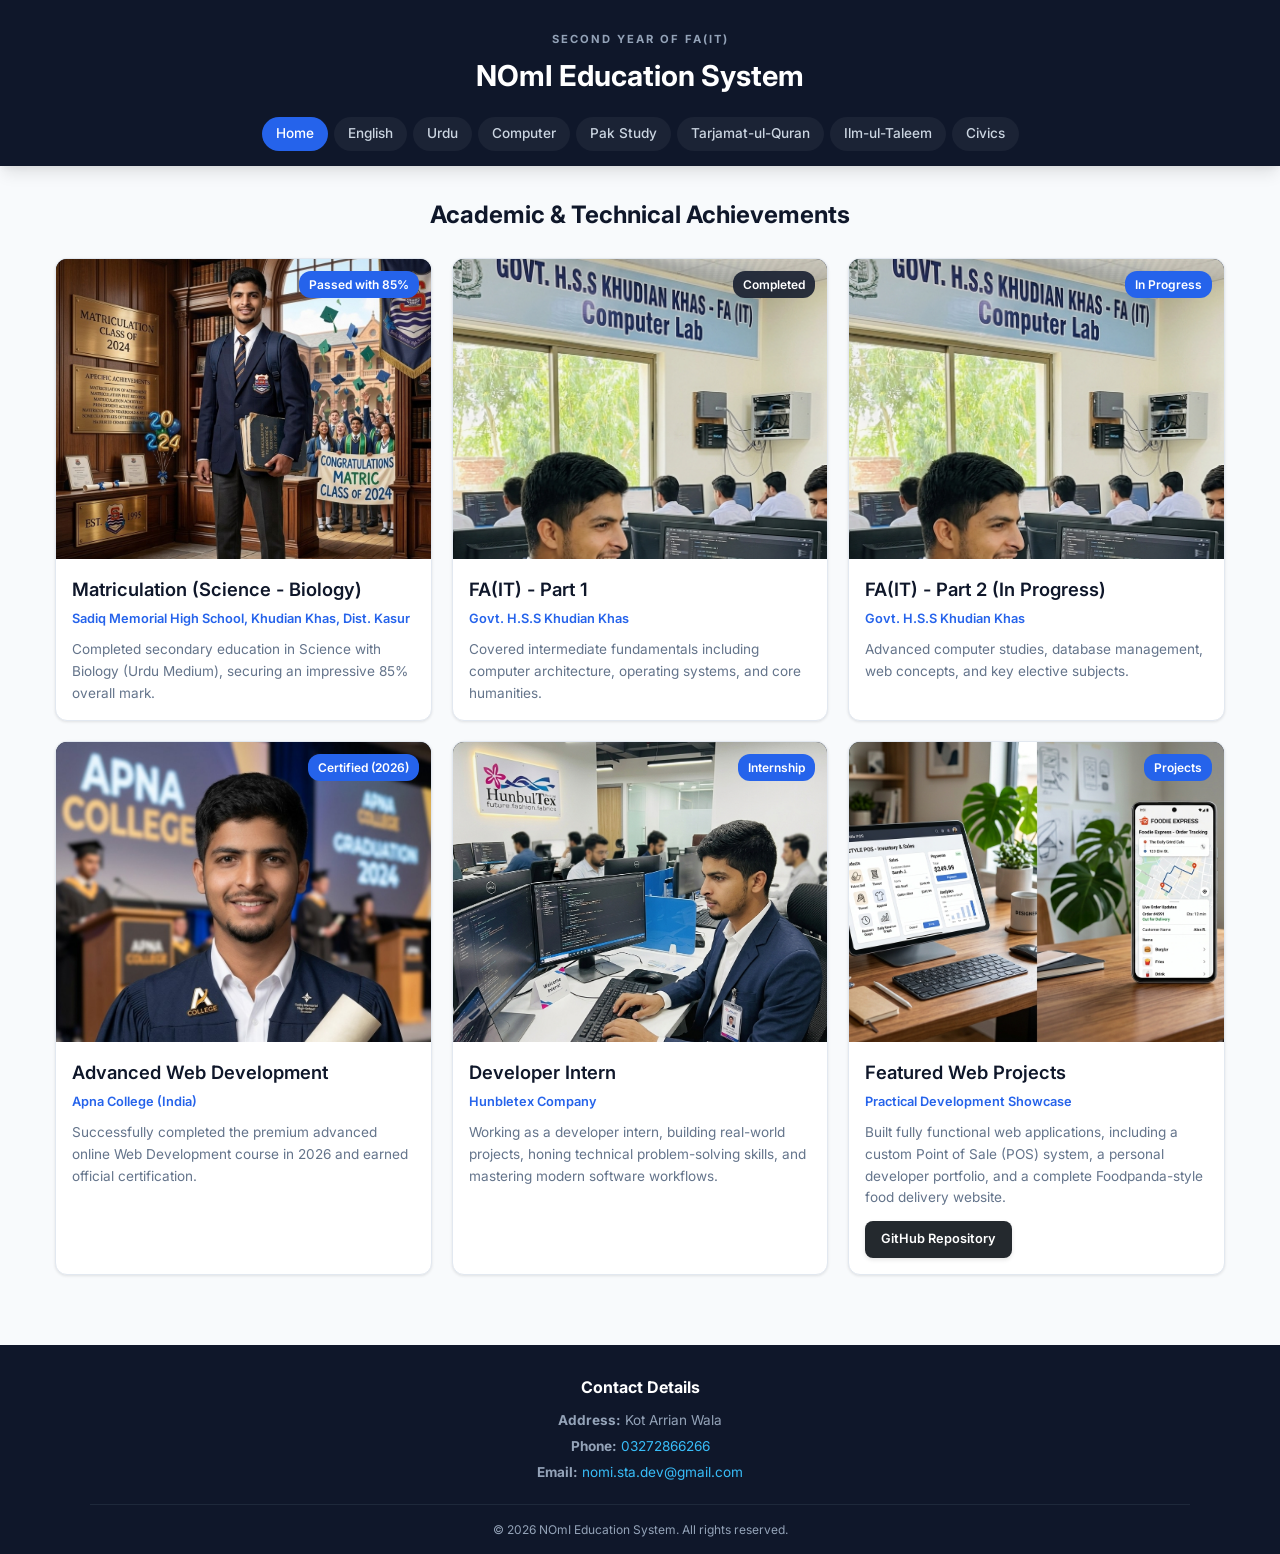
<file: index.html>
<!DOCTYPE html>
<html lang="en">
<head>
    <meta charset="UTF-8">
    <meta name="viewport" content="width=device-width, initial-scale=1.0">
    <title>NOmI | Education & Portfolio</title>

    <!-- Favicon Logo -->
    <link rel="icon" type="image/svg+xml" href="Media/logo.jpg">

    <link rel="stylesheet" href="style.css">
    <link rel="preconnect" href="https://fonts.googleapis.com">
    <link rel="preconnect" href="https://fonts.gstatic.com" crossorigin>
    <link href="https://fonts.googleapis.com/css2?family=Inter:wght@300;400;500;600;700&display=swap" rel="stylesheet">
</head>
<body>

    <!-- Header Section -->
    <header class="navbar-header">
        <div class="header-container">
            <span class="subtitle">Second Year of FA(IT)</span>
            <h1 class="main-title">NOmI Education System</h1>
            
            <nav class="nav-links">
                <a href="index.html" class="active">Home</a>
                <a href="english.html">English</a>
                <a href="urdu.html">Urdu</a>
                <a href="computer.html">Computer</a>
                <a href="pakstudy.html">Pak Study</a>
                <a href="tarquran.html">Tarjamat-ul-Quran</a>
                <a href="education.html">Ilm-ul-Taleem</a>
                <a href="civics.html">Civics</a>
            </nav>
        </div>
    </header>

    <!-- Main Academic Showcase -->
    <main class="container">
        <h2 class="section-title">Academic & Technical Achievements</h2>
        
        <div class="card-grid">
            
            <!-- ROW 1 - Card 1: Matriculation -->
            <article class="card">
                <div class="card-image-wrapper">
                    <img src="Media/sadiq memorial high school khudian khas.jpg" alt="Matriculation Class at Sadiq Memorial High School">
                    <span class="badge highlight">Passed with 85%</span>
                </div>
                <div class="card-content">
                    <h3>Matriculation (Science - Biology)</h3>
                    <p class="institution">Sadiq Memorial High School, Khudian Khas, Dist. Kasur</p>
                    <p class="description">
                        Completed secondary education in Science with Biology (Urdu Medium), securing an impressive 85% overall mark.
                    </p>
                </div>
            </article>

            <!-- ROW 1 - Card 2: FA(IT) Part 1 -->
            <article class="card">
                <div class="card-image-wrapper">
                    <img src="Media/FA(IT).jpg" alt="Govt H.S.S Khudian Khas FA(IT) Computer Lab - Part 1">
                    <span class="badge">Completed</span>
                </div>
                <div class="card-content">
                    <h3>FA(IT) - Part 1</h3>
                    <p class="institution">Govt. H.S.S Khudian Khas</p>
                    <p class="description">
                        Covered intermediate fundamentals including computer architecture, operating systems, and core humanities.
                    </p>
                </div>
            </article>

            <!-- ROW 1 - Card 3: FA(IT) Part 2 -->
            <article class="card">
                <div class="card-image-wrapper">
                    <img src="Media/FA(IT).jpg" alt="Govt H.S.S Khudian Khas FA(IT) Computer Lab - Part 2">
                    <span class="badge highlight">In Progress</span>
                </div>
                <div class="card-content">
                    <h3>FA(IT) - Part 2 (In Progress)</h3>
                    <p class="institution">Govt. H.S.S Khudian Khas</p>
                    <p class="description">
                        Advanced computer studies, database management, web concepts, and key elective subjects.
                    </p>
                </div>
            </article>

            <!-- ROW 2 - Card 4: Web Development -->
            <article class="card">
                <div class="card-image-wrapper">
                    <img src="Media/Web_Developer.jpg" alt="Web Development Certification from Apna College">
                    <span class="badge highlight">Certified (2026)</span>
                </div>
                <div class="card-content">
                    <h3>Advanced Web Development</h3>
                    <p class="institution">Apna College (India)</p>
                    <p class="description">
                        Successfully completed the premium advanced online Web Development course in 2026 and earned official certification.
                    </p>
                </div>
            </article>

            <!-- ROW 2 - Card 5: Internship -->
            <article class="card">
                <div class="card-image-wrapper">
                    <img src="Media/Hunbletex.jpg" alt="Developer Internship at Hunbletex">
                    <span class="badge highlight">Internship</span>
                </div>
                <div class="card-content">
                    <h3>Developer Intern</h3>
                    <p class="institution">Hunbletex Company</p>
                    <p class="description">
                        Working as a developer intern, building real-world projects, honing technical problem-solving skills, and mastering modern software workflows.
                    </p>
                </div>
            </article>

            <!-- ROW 2 - Card 6: Featured Web Projects -->
            <article class="card">
                <div class="card-image-wrapper">
                    <img src="Media/Project.jpg" alt="Web Development Projects Showcase">
                    <span class="badge highlight">Projects</span>
                </div>
                <div class="card-content">
                    <h3>Featured Web Projects</h3>
                    <p class="institution">Practical Development Showcase</p>
                    <p class="description">
                        Built fully functional web applications, including a custom Point of Sale (POS) system, a personal developer portfolio, and a complete Foodpanda-style food delivery website.
                    </p>
                    <a href="https://github.com/nomistackdeveloper/hunbultex-website" target="_blank" rel="noopener noreferrer" class="btn-github">
                        GitHub Repository
                    </a>
                </div>
            </article>

        </div>
    </main>

    <!-- Footer Section -->
    <footer class="footer">
        <div class="footer-container">
            <div class="footer-info">
                <h4>Contact Details</h4>
                <p><strong>Address:</strong> Kot Arrian Wala</p>
                <p><strong>Phone:</strong> <a href="tel:03272866266">03272866266</a></p>
                <p><strong>Email:</strong> <a href="mailto:nomi.sta.dev@gmail.com">nomi.sta.dev@gmail.com</a></p>
            </div>
            <div class="footer-bottom">
                <p>&copy; 2026 NOmI Education System. All rights reserved.</p>
            </div>
        </div>
    </footer>

</body>
</html>
</file>
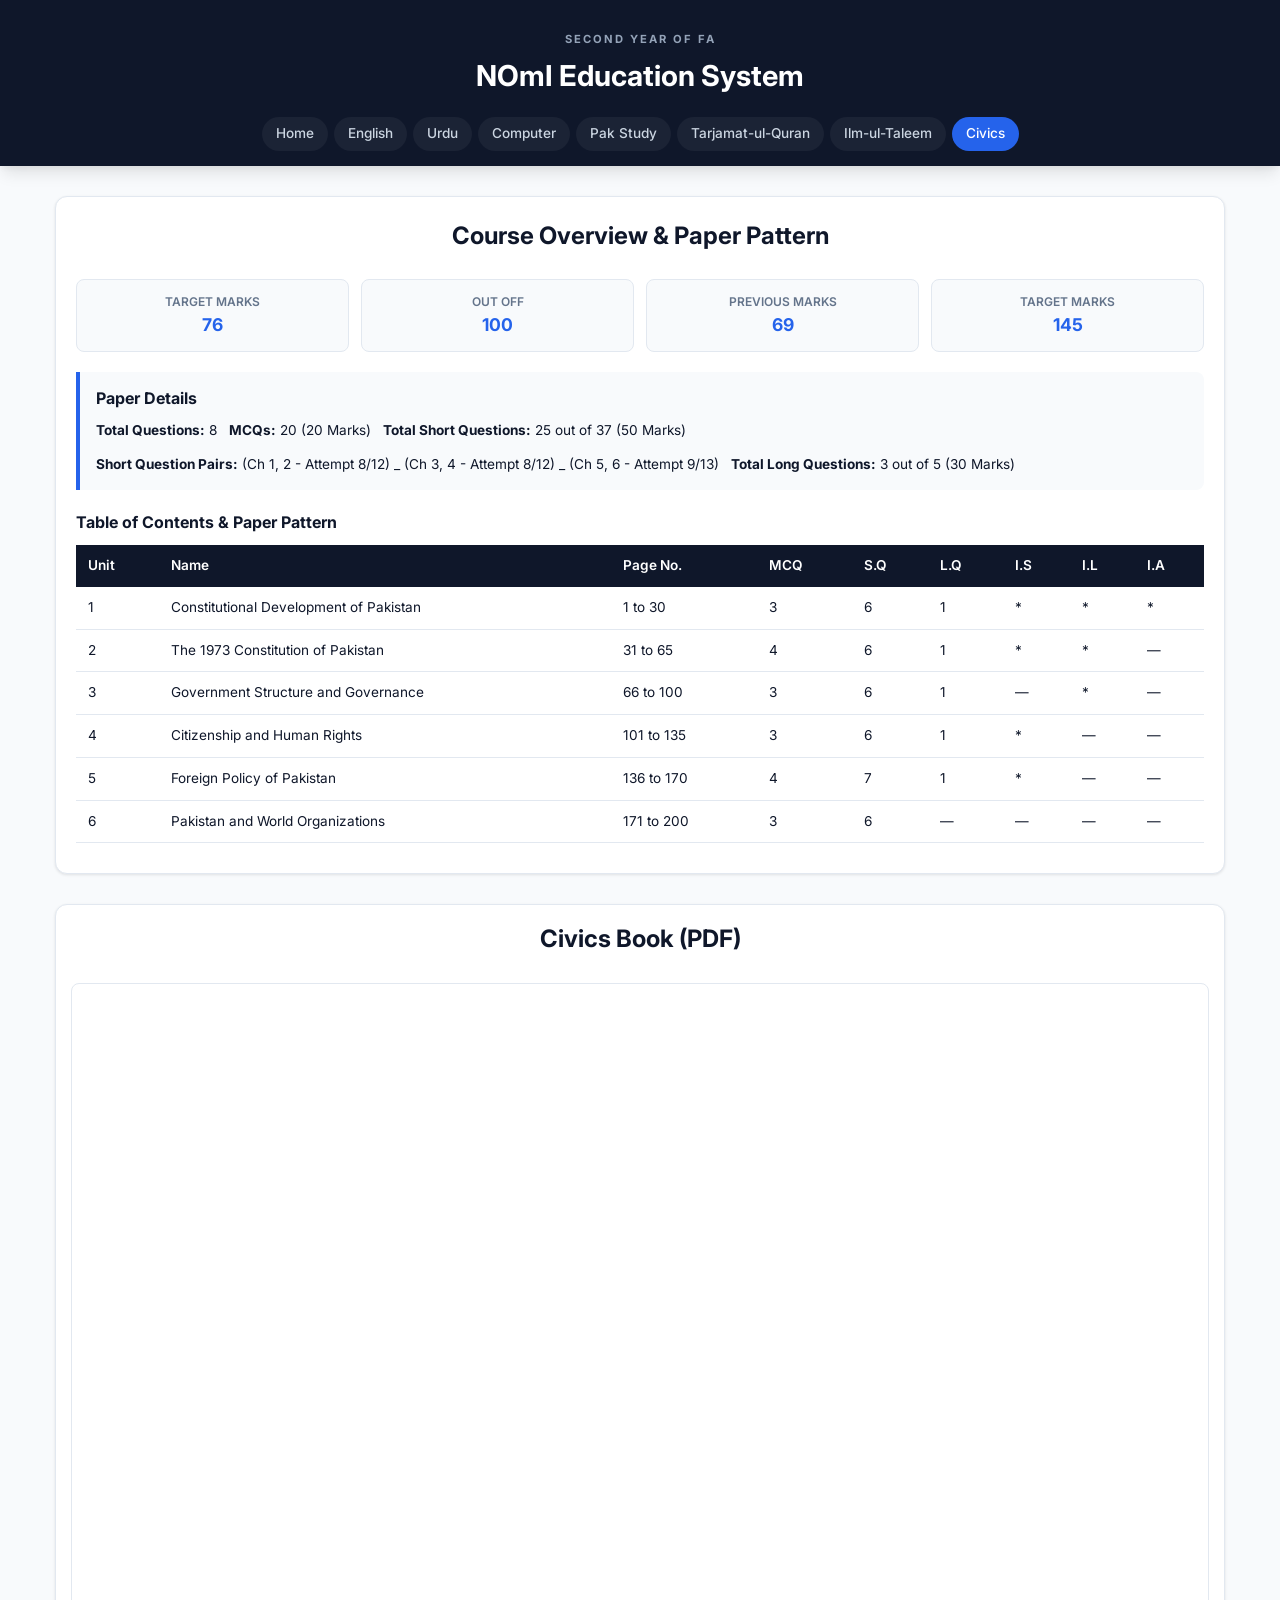
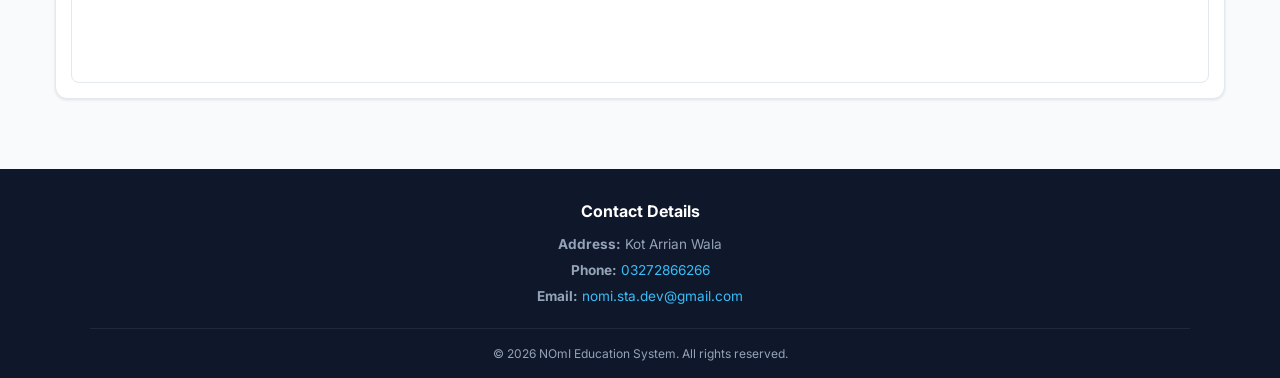
<file: civics.html>
<!DOCTYPE html>
<html lang="en">
<head>
    <meta charset="UTF-8">
    <meta name="viewport" content="width=device-width, initial-scale=1.0">
    <title>Second Year of FA - Civics</title>

    <!-- Favicon Logo -->
    <link rel="icon" type="image/svg+xml" href="Media/logo.jpg">

    <link rel="stylesheet" href="style.css">
    <link rel="preconnect" href="https://fonts.googleapis.com">
    <link rel="preconnect" href="https://fonts.gstatic.com" crossorigin>
    <link href="https://fonts.googleapis.com/css2?family=Inter:wght@300;400;500;600;700&display=swap" rel="stylesheet">
</head>
<body>
    <!-- Header Section -->
    <header class="navbar-header">
        <div class="header-container">
            <span class="subtitle">Second Year of FA</span>
            <h1 class="main-title">NOmI Education System</h1>
            
            <nav class="nav-links">
                <a href="index.html">Home</a>
                <a href="english.html">English</a>
                <a href="urdu.html">Urdu</a>
                <a href="computer.html">Computer</a>
                <a href="pakstudy.html">Pak Study</a>
                <a href="tarquran.html">Tarjamat-ul-Quran</a>
                <a href="education.html">Ilm-ul-Taleem</a>
                <a href="civics.html" class="active">Civics</a>
            </nav>
        </div>
    </header>

    <!-- Main Content -->
    <main class="container">
        
        <!-- Syllabus & Paper Pattern Overview -->
        <section class="syllabus-card">
            <h2 class="section-title">Course Overview & Paper Pattern</h2>
            
            <!-- Quick Stats Grid -->
            <div class="stats-grid">
                <div class="stat-box">
                    <span class="stat-label">Target Marks</span>
                    <span class="stat-value">76</span>
                </div>
                <div class="stat-box">
                    <span class="stat-label">Out off</span>
                    <span class="stat-value">100</span>
                </div>
                <div class="stat-box">
                    <span class="stat-label">Previous Marks</span>
                    <span class="stat-value">69</span>
                </div>
                <div class="stat-box">
                    <span class="stat-label">Target Marks</span>
                    <span class="stat-value">145</span>
                </div>
            </div>

            <!-- Paper Details -->
            <div class="paper-details">
                <h3>Paper Details</h3>
                <ul>
                    <li><strong>Total Questions:</strong> 8</li>
                    <li><strong>MCQs:</strong> 20 (20 Marks)</li>
                    <li><strong>Total Short Questions:</strong> 25 out of 37 (50 Marks)</li>
                    <li><strong>Short Question Pairs:</strong> (Ch 1, 2 - Attempt 8/12) _ (Ch 3, 4 - Attempt 8/12) _ (Ch 5, 6 - Attempt 9/13)</li>
                    <li><strong>Total Long Questions:</strong> 3 out of 5 (30 Marks)</li>
                </ul>
            </div>

            <!-- Table of Contents -->
            <div class="table-responsive">
                <h3>Table of Contents & Paper Pattern</h3>
                <table class="syllabus-table">
                    <thead>
                        <tr>
                            <th>Unit</th>
                            <th>Name</th>
                            <th>Page No.</th>
                            <th>MCQ</th>
                            <th>S.Q</th>
                            <th>L.Q</th>
                            <th>I.S</th>
                            <th>I.L</th>
                            <th>I.A</th>
                        </tr>
                    </thead>
                    <tbody>
                        <tr>
                            <td>1</td>
                            <td>Constitutional Development of Pakistan</td>
                            <td>1 to 30</td>
                            <td>3</td>
                            <td>6</td>
                            <td>1</td>
                            <td>*</td>
                            <td>*</td>
                            <td>*</td>
                        </tr>
                        <tr>
                            <td>2</td>
                            <td>The 1973 Constitution of Pakistan</td>
                            <td>31 to 65</td>
                            <td>4</td>
                            <td>6</td>
                            <td>1</td>
                            <td>*</td>
                            <td>*</td>
                            <td>—</td>
                        </tr>
                        <tr>
                            <td>3</td>
                            <td>Government Structure and Governance</td>
                            <td>66 to 100</td>
                            <td>3</td>
                            <td>6</td>
                            <td>1</td>
                            <td>—</td>
                            <td>*</td>
                            <td>—</td>
                        </tr>
                        <tr>
                            <td>4</td>
                            <td>Citizenship and Human Rights</td>
                            <td>101 to 135</td>
                            <td>3</td>
                            <td>6</td>
                            <td>1</td>
                            <td>*</td>
                            <td>—</td>
                            <td>—</td>
                        </tr>
                        <tr>
                            <td>5</td>
                            <td>Foreign Policy of Pakistan</td>
                            <td>136 to 170</td>
                            <td>4</td>
                            <td>7</td>
                            <td>1</td>
                            <td>*</td>
                            <td>—</td>
                            <td>—</td>
                        </tr>
                        <tr>
                            <td>6</td>
                            <td>Pakistan and World Organizations</td>
                            <td>171 to 200</td>
                            <td>3</td>
                            <td>6</td>
                            <td>—</td>
                            <td>—</td>
                            <td>—</td>
                            <td>—</td>
                        </tr>
                    </tbody>
                </table>
            </div>
        </section>

        <!-- PDF Viewer Section -->
        <section class="pdf-container-section">
            <h2 class="section-title">Civics Book (PDF)</h2>
            <div class="pdf-wrapper">
                <iframe src="https://drive.google.com/file/d/1Jh8K-LZ-yj3UpSEtphmPcdUPCRP2-qKW/preview" title="Civics Book PDF"></iframe>
            </div>
        </section>

    </main>

    <!-- Footer Section -->
    <footer class="footer">
        <div class="footer-container">
            <div class="footer-info">
                <h4>Contact Details</h4>
                <p><strong>Address:</strong> Kot Arrian Wala</p>
                <p><strong>Phone:</strong> <a href="tel:03272866266">03272866266</a></p>
                <p><strong>Email:</strong> <a href="mailto:nomi.sta.dev@gmail.com">nomi.sta.dev@gmail.com</a></p>
            </div>
            <div class="footer-bottom">
                <p>&copy; 2026 NOmI Education System. All rights reserved.</p>
            </div>
        </div>
    </footer>
</body>
</html>
</file>
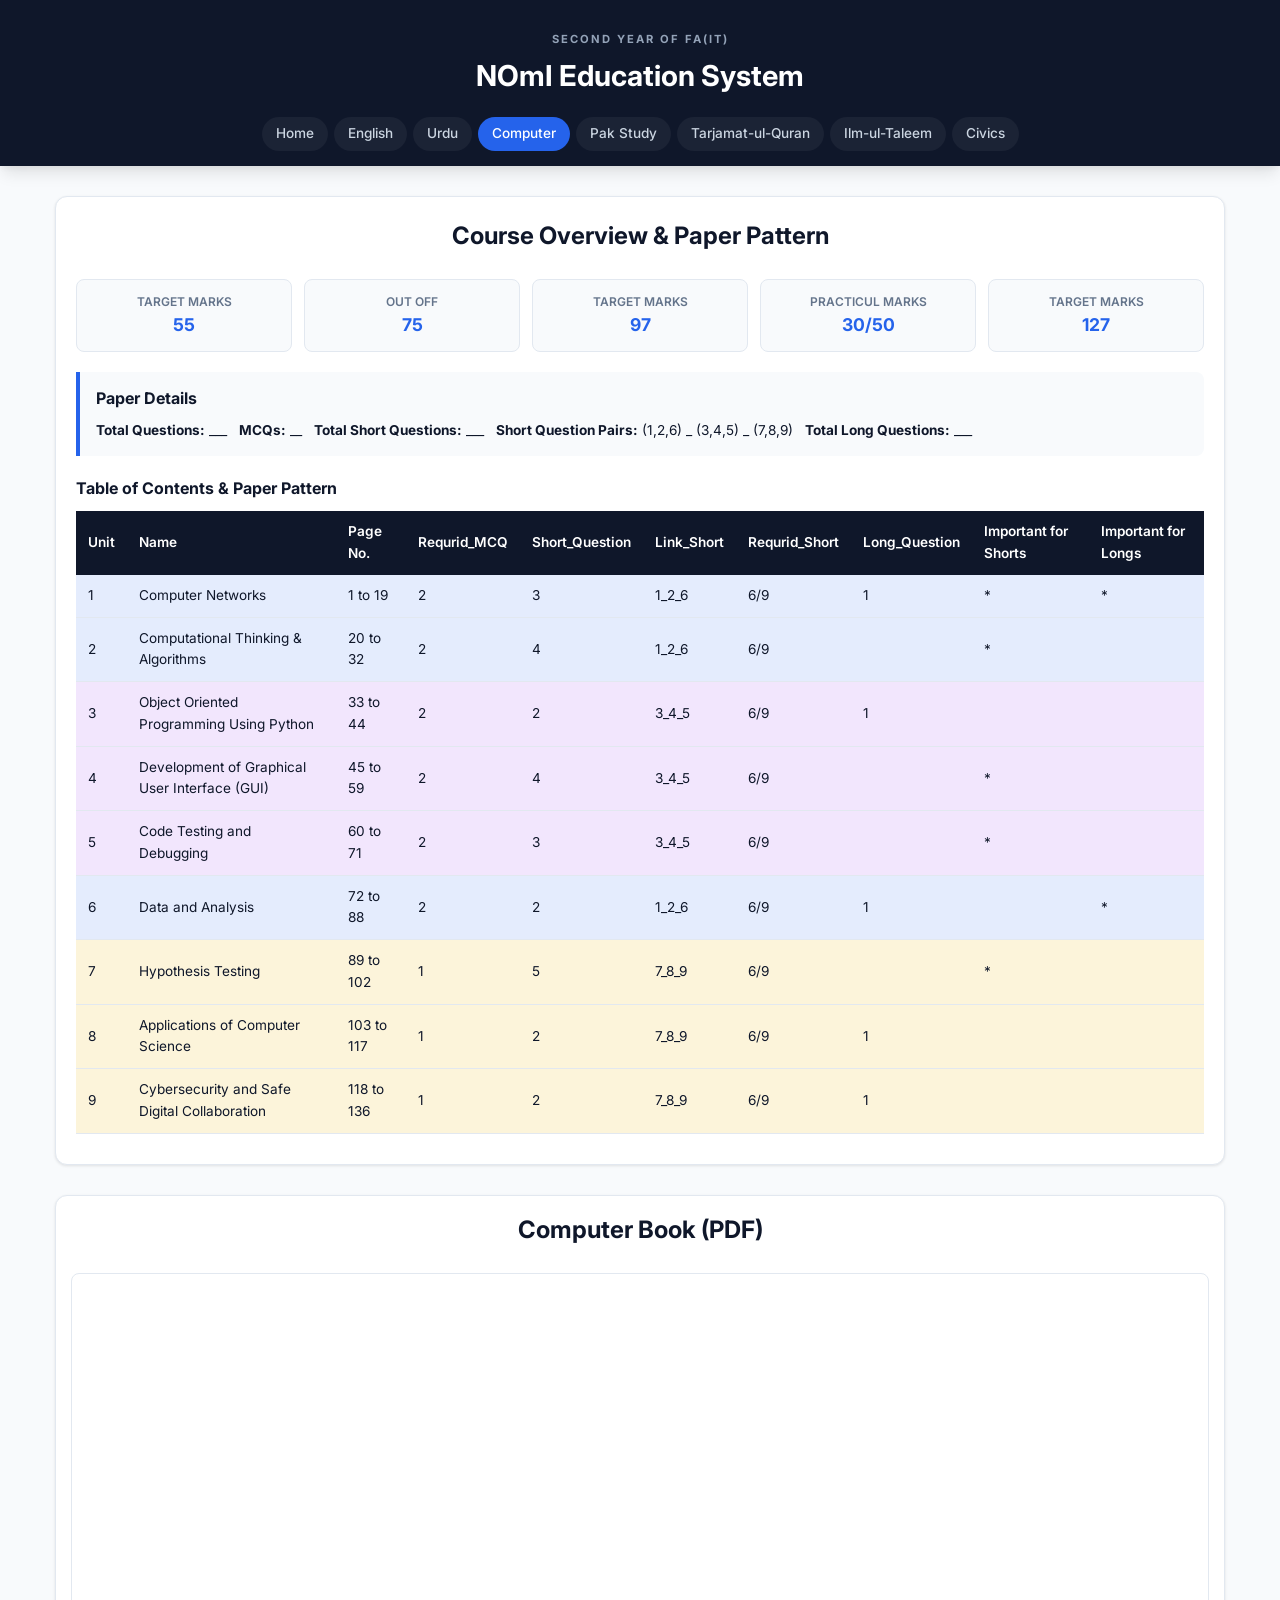
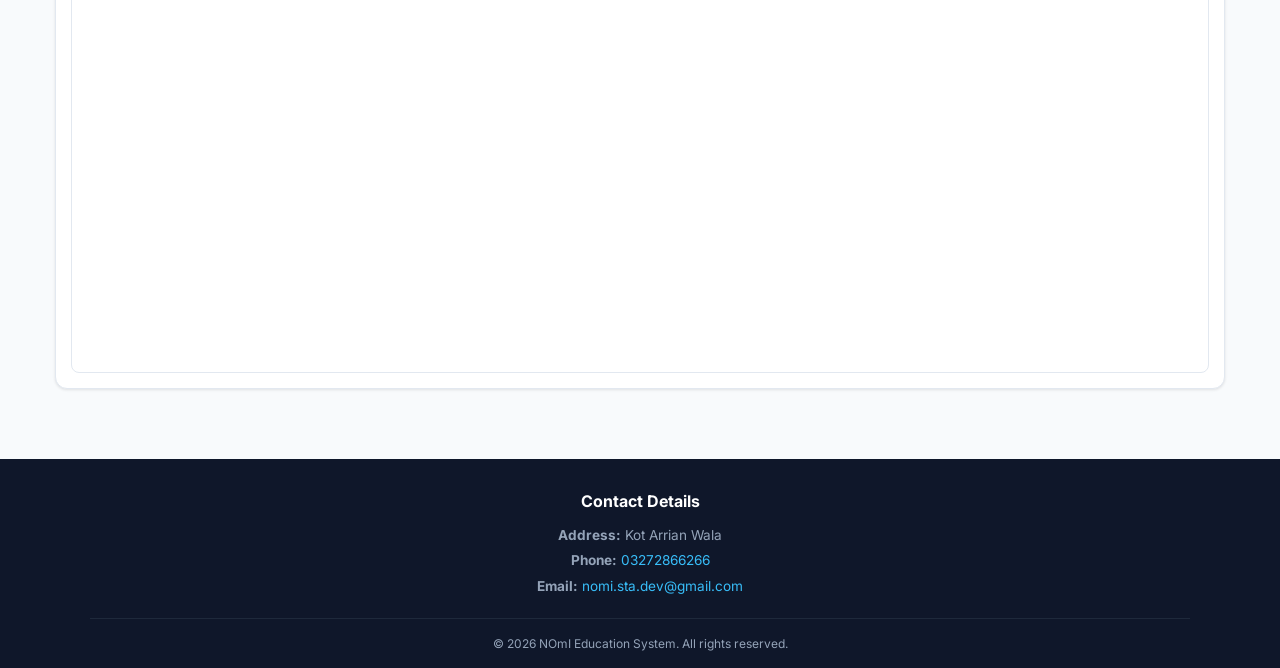
<file: computer.html>
<!DOCTYPE html>
<html lang="en">
<head>
    <meta charset="UTF-8">
    <meta name="viewport" content="width=device-width, initial-scale=1.0">
    <title>Second Year of FA(IT) - Computer</title>

    <!-- Favicon Logo -->
    <link rel="icon" type="image/svg+xml" href="Media/logo.jpg">

    <link rel="stylesheet" href="style.css">
    <link rel="preconnect" href="https://fonts.googleapis.com">
    <link rel="preconnect" href="https://fonts.gstatic.com" crossorigin>
    <link href="https://fonts.googleapis.com/css2?family=Inter:wght@300;400;500;600;700&display=swap" rel="stylesheet">
</head>
<body>
    <!-- Header Section -->
    <header class="navbar-header">
        <div class="header-container">
            <span class="subtitle">Second Year of FA(IT)</span>
            <h1 class="main-title">NOmI Education System</h1>
            
            <nav class="nav-links">
                <a href="index.html">Home</a>
                <a href="english.html">English</a>
                <a href="urdu.html">Urdu</a>
                <a href="computer.html" class="active">Computer</a>
                <a href="pakstudy.html">Pak Study</a>
                <a href="tarquran.html">Tarjamat-ul-Quran</a>
                <a href="education.html">Ilm-ul-Taleem</a>
                <a href="civics.html">Civics</a>
            </nav>
        </div>
    </header>

    <!-- Main Content -->
    <main class="container">
        
        <!-- Syllabus & Paper Pattern Overview -->
        <section class="syllabus-card">
            <h2 class="section-title">Course Overview & Paper Pattern</h2>
            
            <!-- Quick Stats Grid -->
            <div class="stats-grid">
                <div class="stat-box">
                    <span class="stat-label">Target Marks</span>
                    <span class="stat-value">55</span>
                </div>
                <div class="stat-box">
                    <span class="stat-label">Out off</span>
                    <span class="stat-value">75</span>
                </div>
                <div class="stat-box">
                    <span class="stat-label">Target Marks</span>
                    <span class="stat-value">97</span>
                </div>
                <div class="stat-box">
                    <span class="stat-label">Practicul Marks</span>
                    <span class="stat-value">30/50</span>
                </div>
                <div class="stat-box">
                    <span class="stat-label">Target Marks</span>
                    <span class="stat-value">127</span>
                </div>
            </div>

            <!-- Paper Details -->
            <div class="paper-details">
                <h3>Paper Details</h3>
                <ul>
                    <li><strong>Total Questions:</strong> ___</li>
                    <li><strong>MCQs:</strong> __</li>
                    <li><strong>Total Short Questions:</strong> ___</li>
                    <li><strong>Short Question Pairs:</strong> (1,2,6) _ (3,4,5) _ (7,8,9)</li>
                    <li><strong>Total Long Questions:</strong> ___</li>
                </ul>
            </div>

            <!-- Table of Contents -->
            <div class="table-responsive">
                <h3>Table of Contents & Paper Pattern</h3>
                <table class="syllabus-table">
                    <thead>
                        <tr>
                            <th>Unit</th>
                            <th>Name</th>
                            <th>Page No.</th>
                            <th>Requrid_MCQ</th>
                            <th>Short_Question</th>
                            <th>Link_Short</th>
                            <th>Requrid_Short</th>
                            <th>Long_Question</th>
                            <th>Important for Shorts</th>
                            <th>Important for Longs</th>
                        </tr>
                    </thead>
                    <tbody>
                        <tr class="highlight-blue">
                            <td>1</td>
                            <td>Computer Networks</td>
                            <td>1 to 19</td>
                            <td>2</td>
                            <td>3</td>
                            <td>1_2_6</td>
                            <td>6/9</td>
                            <td>1</td>
                            <td>*</td>
                            <td>*</td>
                        </tr>
                        <tr class="highlight-blue">
                            <td>2</td>
                            <td>Computational Thinking & Algorithms</td>
                            <td>20 to 32</td>
                            <td>2</td>
                            <td>4</td>
                            <td>1_2_6</td>
                            <td>6/9</td>
                            <td></td>
                            <td>*</td>
                            <td></td>
                        </tr>
                        <tr class="highlight-purple">
                            <td>3</td>
                            <td>Object Oriented Programming Using Python</td>
                            <td>33 to 44</td>
                            <td>2</td>
                            <td>2</td>
                            <td>3_4_5</td>
                            <td>6/9</td>
                            <td>1</td>
                            <td></td>
                            <td></td>
                        </tr>
                        <tr class="highlight-purple">
                            <td>4</td>
                            <td>Development of Graphical User Interface (GUI)</td>
                            <td>45 to 59</td>
                            <td>2</td>
                            <td>4</td>
                            <td>3_4_5</td>
                            <td>6/9</td>
                            <td></td>
                            <td>*</td>
                            <td></td>
                        </tr>
                        <tr class="highlight-purple">
                            <td>5</td>
                            <td>Code Testing and Debugging</td>
                            <td>60 to 71</td>
                            <td>2</td>
                            <td>3</td>
                            <td>3_4_5</td>
                            <td>6/9</td>
                            <td></td>
                            <td>*</td>
                            <td></td>
                        </tr>
                        <tr class="highlight-blue">
                            <td>6</td>
                            <td>Data and Analysis</td>
                            <td>72 to 88</td>
                            <td>2</td>
                            <td>2</td>
                            <td>1_2_6</td>
                            <td>6/9</td>
                            <td>1</td>
                            <td></td>
                            <td>*</td>
                        </tr>
                        <tr class="highlight-yellow">
                            <td>7</td>
                            <td>Hypothesis Testing</td>
                            <td>89 to 102</td>
                            <td>1</td>
                            <td>5</td>
                            <td>7_8_9</td>
                            <td>6/9</td>
                            <td></td>
                            <td>*</td>
                            <td></td>
                        </tr>
                        <tr class="highlight-yellow">
                            <td>8</td>
                            <td>Applications of Computer Science</td>
                            <td>103 to 117</td>
                            <td>1</td>
                            <td>2</td>
                            <td>7_8_9</td>
                            <td>6/9</td>
                            <td>1</td>
                            <td></td>
                            <td></td>
                        </tr>
                        <tr class="highlight-yellow">
                            <td>9</td>
                            <td>Cybersecurity and Safe Digital Collaboration</td>
                            <td>118 to 136</td>
                            <td>1</td>
                            <td>2</td>
                            <td>7_8_9</td>
                            <td>6/9</td>
                            <td>1</td>
                            <td></td>
                            <td></td>
                        </tr>
                    </tbody>
                </table>
            </div>
        </section>

        <!-- PDF Viewer Section -->
        <section class="pdf-container-section">
            <h2 class="section-title">Computer Book (PDF)</h2>
            <div class="pdf-wrapper">
                <iframe src="https://drive.google.com/file/d/10zTI17U8YwHIDpErngLdgOneRbb3RB8m/preview" title="Computer Notes PDF"></iframe>
            </div>
        </section>

    </main>

    <!-- Footer Section -->
    <footer class="footer">
        <div class="footer-container">
            <div class="footer-info">
                <h4>Contact Details</h4>
                <p><strong>Address:</strong> Kot Arrian Wala</p>
                <p><strong>Phone:</strong> <a href="tel:03272866266">03272866266</a></p>
                <p><strong>Email:</strong> <a href="mailto:nomi.sta.dev@gmail.com">nomi.sta.dev@gmail.com</a></p>
            </div>
            <div class="footer-bottom">
                <p>&copy; 2026 NOmI Education System. All rights reserved.</p>
            </div>
        </div>
    </footer>
</body>
</html>
</file>
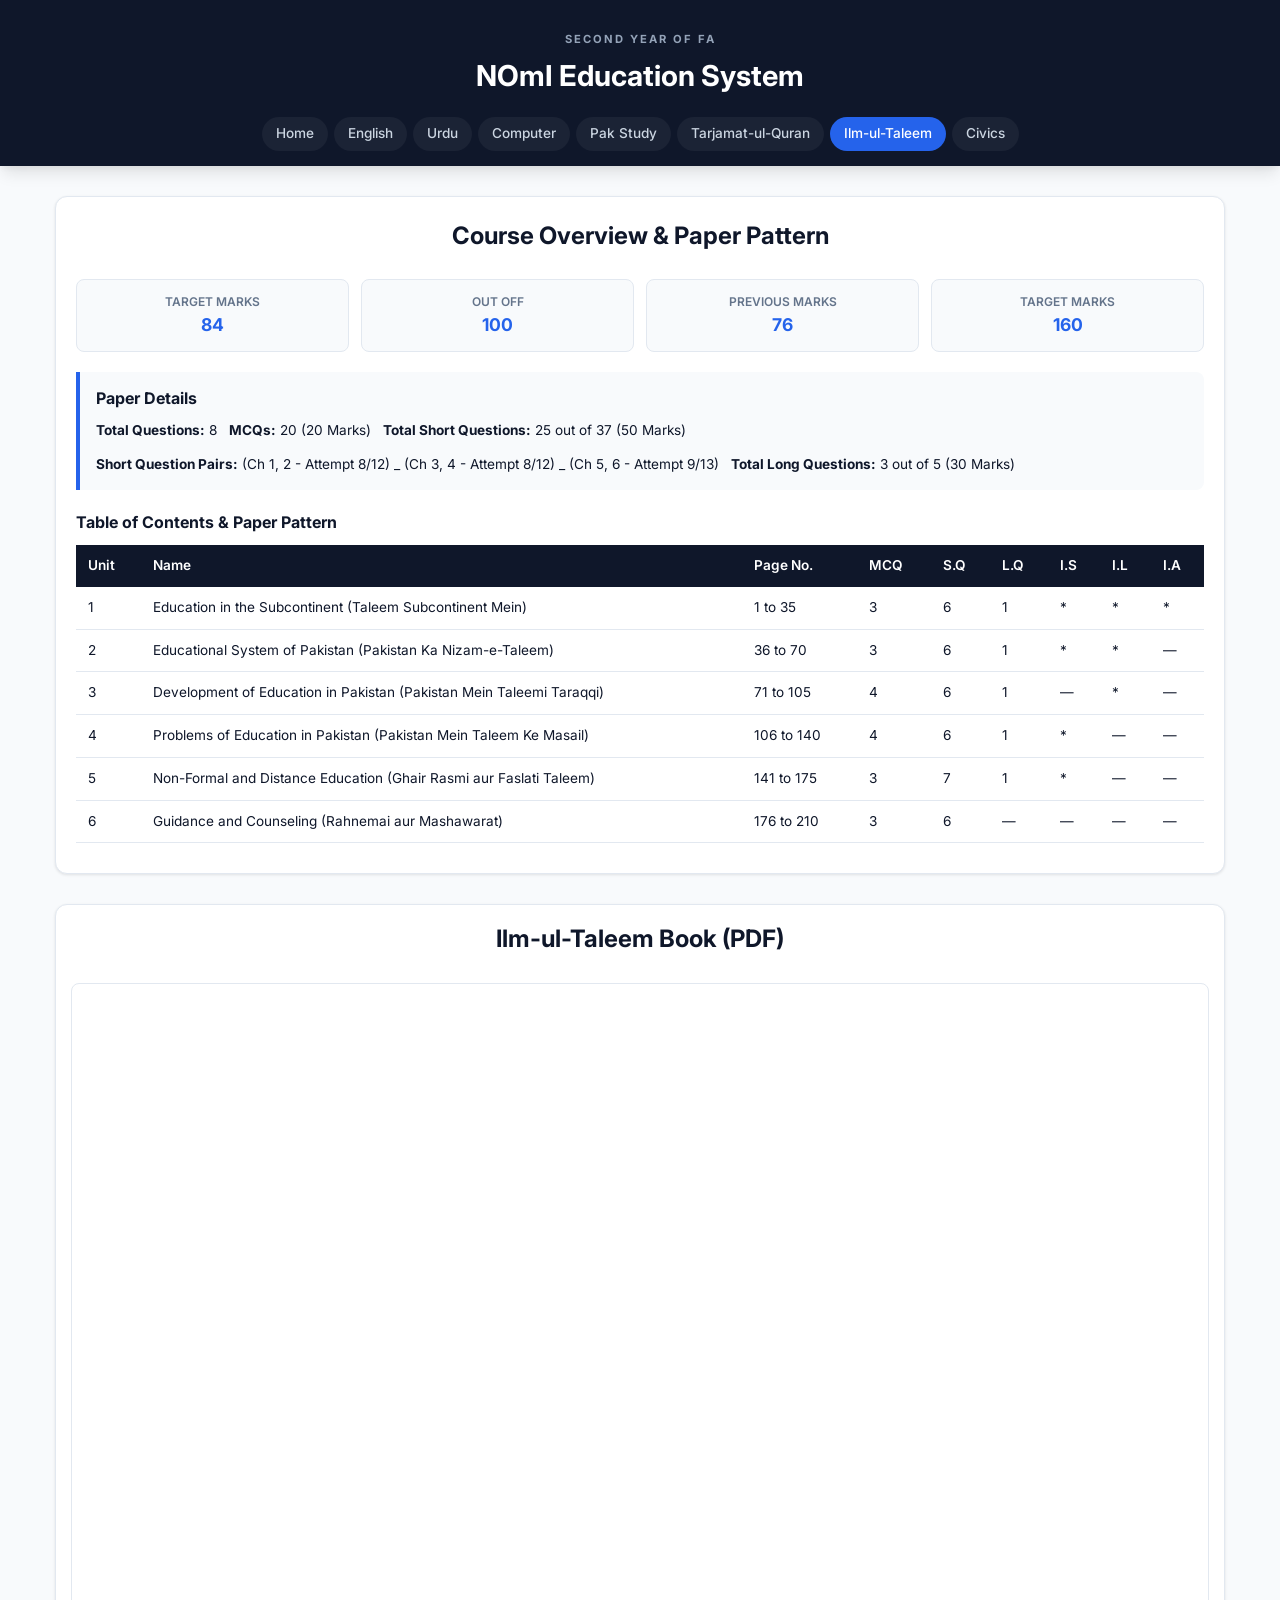
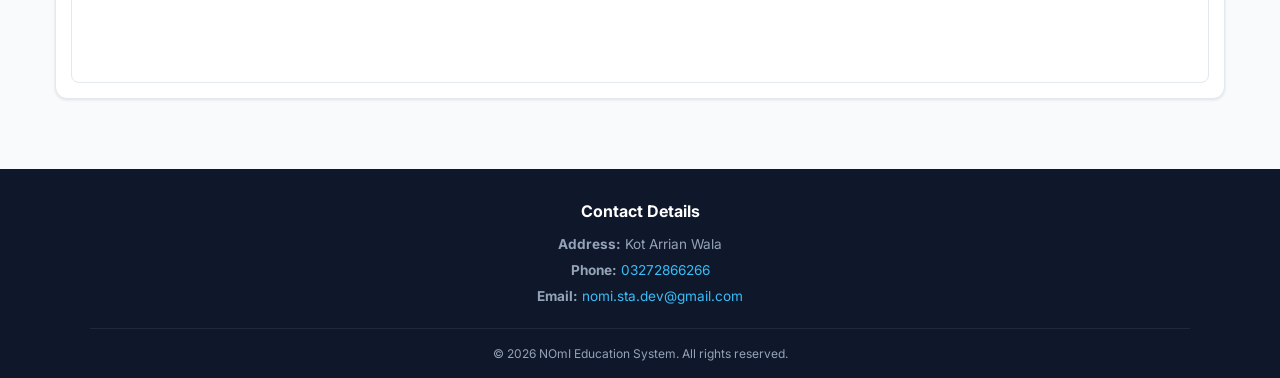
<file: education.html>
<!DOCTYPE html>
<html lang="en">
<head>
    <meta charset="UTF-8">
    <meta name="viewport" content="width=device-width, initial-scale=1.0">
    <title>Second Year of FA - Ilm-ul-Taleem (Education)</title>

    <!-- Favicon Logo -->
    <link rel="icon" type="image/svg+xml" href="Media/logo.jpg">

    <link rel="stylesheet" href="style.css">
    <link rel="preconnect" href="https://fonts.googleapis.com">
    <link rel="preconnect" href="https://fonts.gstatic.com" crossorigin>
    <link href="https://fonts.googleapis.com/css2?family=Inter:wght@300;400;500;600;700&display=swap" rel="stylesheet">
</head>
<body>
    <!-- Header Section -->
    <header class="navbar-header">
        <div class="header-container">
            <span class="subtitle">Second Year of FA</span>
            <h1 class="main-title">NOmI Education System</h1>
            
            <nav class="nav-links">
                <a href="index.html">Home</a>
                <a href="english.html">English</a>
                <a href="urdu.html">Urdu</a>
                <a href="computer.html">Computer</a>
                <a href="pakstudy.html">Pak Study</a>
                <a href="tarquran.html">Tarjamat-ul-Quran</a>
                <a href="education.html" class="active">Ilm-ul-Taleem</a>
                <a href="civics.html">Civics</a>
            </nav>
        </div>
    </header>

    <!-- Main Content -->
    <main class="container">
        
        <!-- Syllabus & Paper Pattern Overview -->
        <section class="syllabus-card">
            <h2 class="section-title">Course Overview & Paper Pattern</h2>
            
            <!-- Quick Stats Grid -->
            <div class="stats-grid">
                <div class="stat-box">
                    <span class="stat-label">Target Marks</span>
                    <span class="stat-value">84</span>
                </div>
                <div class="stat-box">
                    <span class="stat-label">Out off</span>
                    <span class="stat-value">100</span>
                </div>
                <div class="stat-box">
                    <span class="stat-label">Previous Marks</span>
                    <span class="stat-value">76</span>
                </div>
                <div class="stat-box">
                    <span class="stat-label">Target Marks</span>
                    <span class="stat-value">160</span>
                </div>
            </div>

            <!-- Paper Details -->
            <div class="paper-details">
                <h3>Paper Details</h3>
                <ul>
                    <li><strong>Total Questions:</strong> 8</li>
                    <li><strong>MCQs:</strong> 20 (20 Marks)</li>
                    <li><strong>Total Short Questions:</strong> 25 out of 37 (50 Marks)</li>
                    <li><strong>Short Question Pairs:</strong> (Ch 1, 2 - Attempt 8/12) _ (Ch 3, 4 - Attempt 8/12) _ (Ch 5, 6 - Attempt 9/13)</li>
                    <li><strong>Total Long Questions:</strong> 3 out of 5 (30 Marks)</li>
                </ul>
            </div>

            <!-- Table of Contents -->
            <div class="table-responsive">
                <h3>Table of Contents & Paper Pattern</h3>
                <table class="syllabus-table">
                    <thead>
                        <tr>
                            <th>Unit</th>
                            <th>Name</th>
                            <th>Page No.</th>
                            <th>MCQ</th>
                            <th>S.Q</th>
                            <th>L.Q</th>
                            <th>I.S</th>
                            <th>I.L</th>
                            <th>I.A</th>
                        </tr>
                    </thead>
                    <tbody>
                        <tr>
                            <td>1</td>
                            <td>Education in the Subcontinent (Taleem Subcontinent Mein)</td>
                            <td>1 to 35</td>
                            <td>3</td>
                            <td>6</td>
                            <td>1</td>
                            <td>*</td>
                            <td>*</td>
                            <td>*</td>
                        </tr>
                        <tr>
                            <td>2</td>
                            <td>Educational System of Pakistan (Pakistan Ka Nizam-e-Taleem)</td>
                            <td>36 to 70</td>
                            <td>3</td>
                            <td>6</td>
                            <td>1</td>
                            <td>*</td>
                            <td>*</td>
                            <td>—</td>
                        </tr>
                        <tr>
                            <td>3</td>
                            <td>Development of Education in Pakistan (Pakistan Mein Taleemi Taraqqi)</td>
                            <td>71 to 105</td>
                            <td>4</td>
                            <td>6</td>
                            <td>1</td>
                            <td>—</td>
                            <td>*</td>
                            <td>—</td>
                        </tr>
                        <tr>
                            <td>4</td>
                            <td>Problems of Education in Pakistan (Pakistan Mein Taleem Ke Masail)</td>
                            <td>106 to 140</td>
                            <td>4</td>
                            <td>6</td>
                            <td>1</td>
                            <td>*</td>
                            <td>—</td>
                            <td>—</td>
                        </tr>
                        <tr>
                            <td>5</td>
                            <td>Non-Formal and Distance Education (Ghair Rasmi aur Faslati Taleem)</td>
                            <td>141 to 175</td>
                            <td>3</td>
                            <td>7</td>
                            <td>1</td>
                            <td>*</td>
                            <td>—</td>
                            <td>—</td>
                        </tr>
                        <tr>
                            <td>6</td>
                            <td>Guidance and Counseling (Rahnemai aur Mashawarat)</td>
                            <td>176 to 210</td>
                            <td>3</td>
                            <td>6</td>
                            <td>—</td>
                            <td>—</td>
                            <td>—</td>
                            <td>—</td>
                        </tr>
                    </tbody>
                </table>
            </div>
        </section>

        <!-- PDF Viewer Section -->
        <section class="pdf-container-section">
            <h2 class="section-title">Ilm-ul-Taleem Book (PDF)</h2>
            <div class="pdf-wrapper">
                <iframe src="https://drive.google.com/file/d/18V3F5A1eAHzsBBDMqfYFGNxjP4obRe3F/preview" title="Ilm-ul-Taleem Book PDF"></iframe>
            </div>
        </section>

    </main>

    <!-- Footer Section -->
    <footer class="footer">
        <div class="footer-container">
            <div class="footer-info">
                <h4>Contact Details</h4>
                <p><strong>Address:</strong> Kot Arrian Wala</p>
                <p><strong>Phone:</strong> <a href="tel:03272866266">03272866266</a></p>
                <p><strong>Email:</strong> <a href="mailto:nomi.sta.dev@gmail.com">nomi.sta.dev@gmail.com</a></p>
            </div>
            <div class="footer-bottom">
                <p>&copy; 2026 NOmI Education System. All rights reserved.</p>
            </div>
        </div>
    </footer>
</body>
</html>
</file>
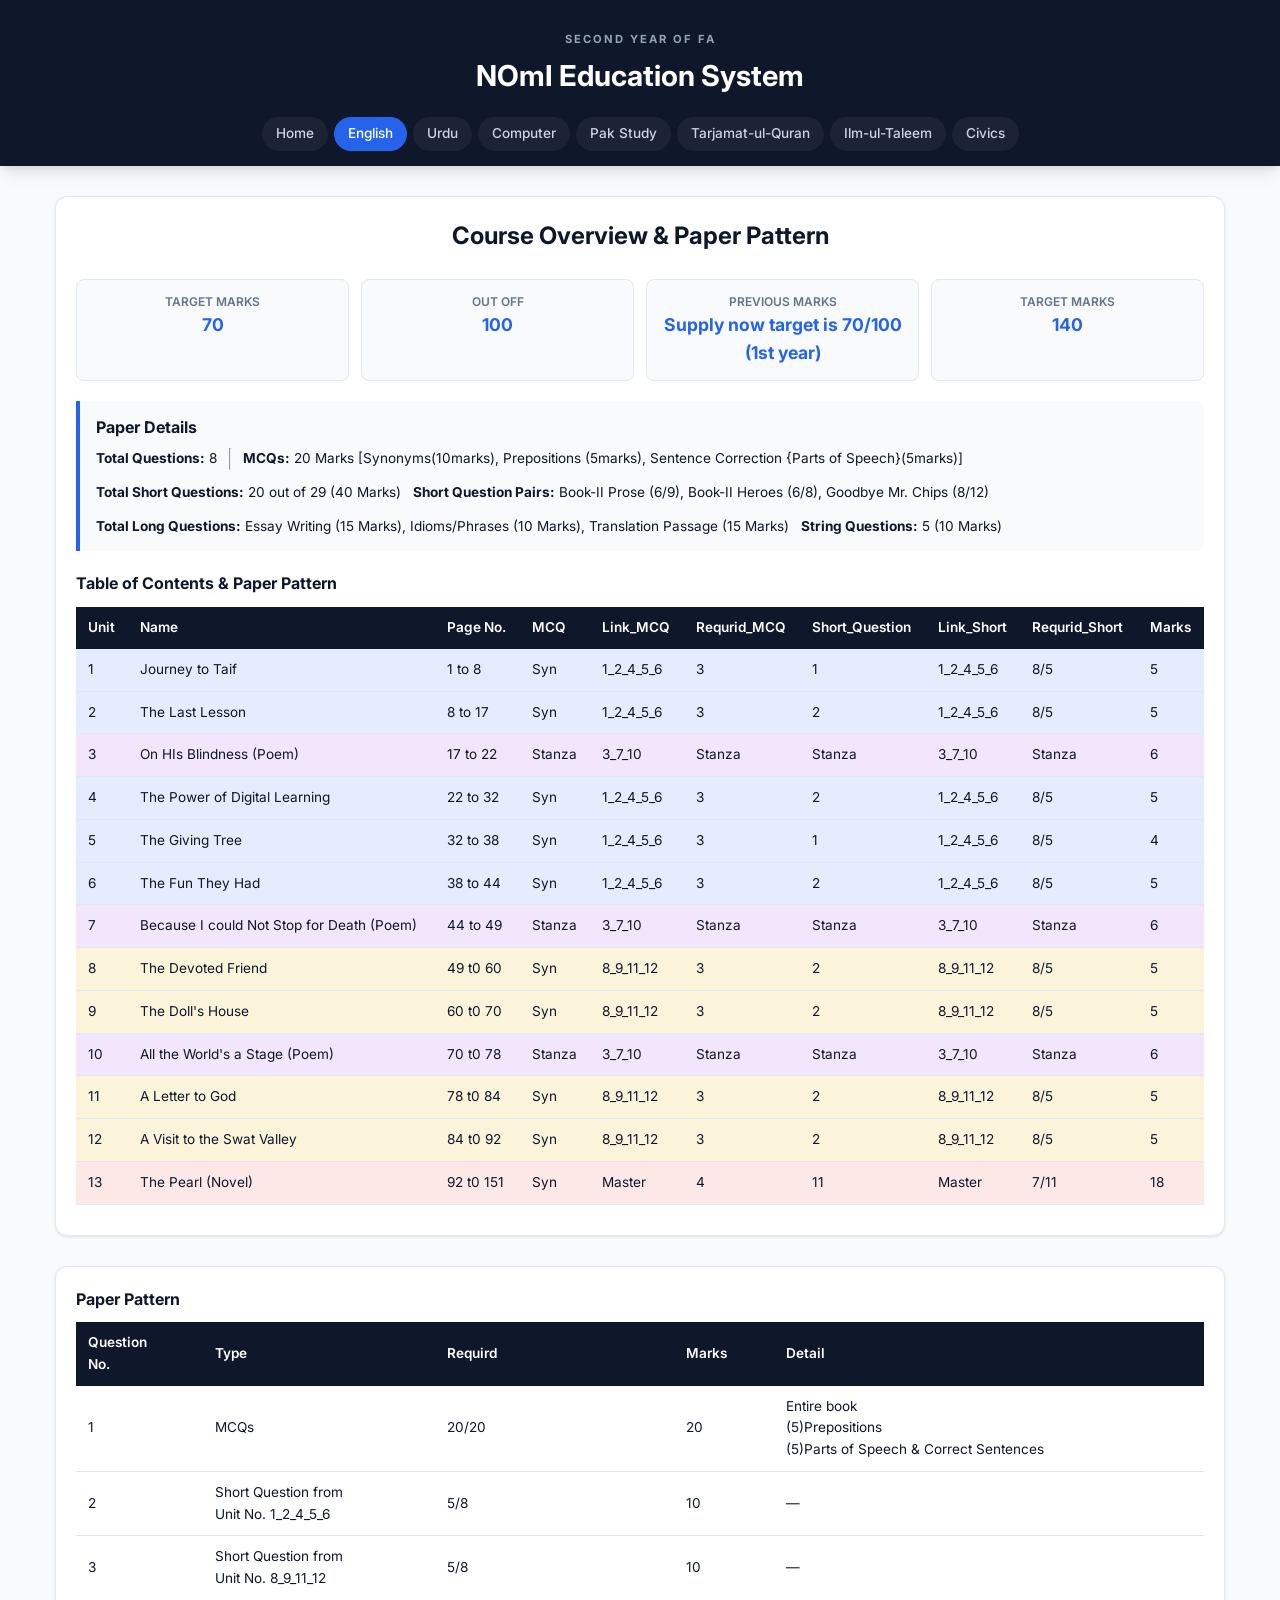
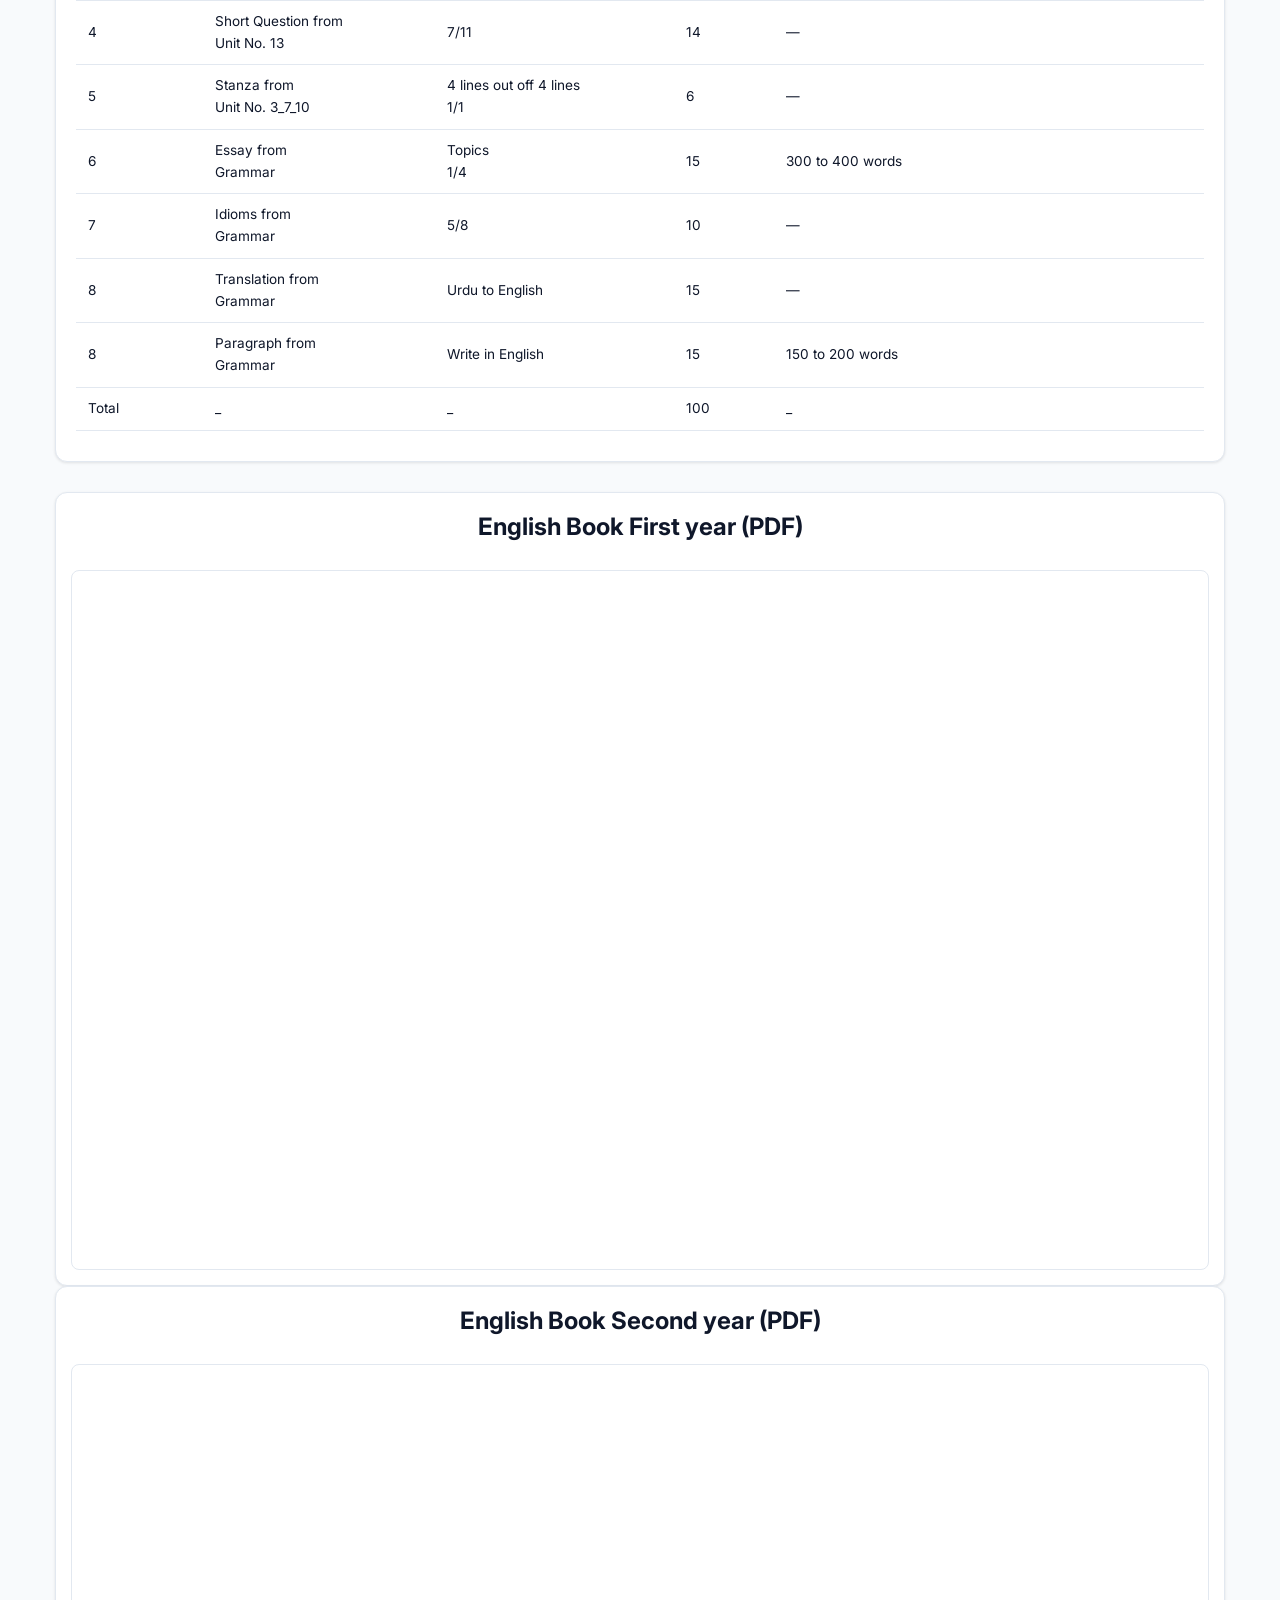
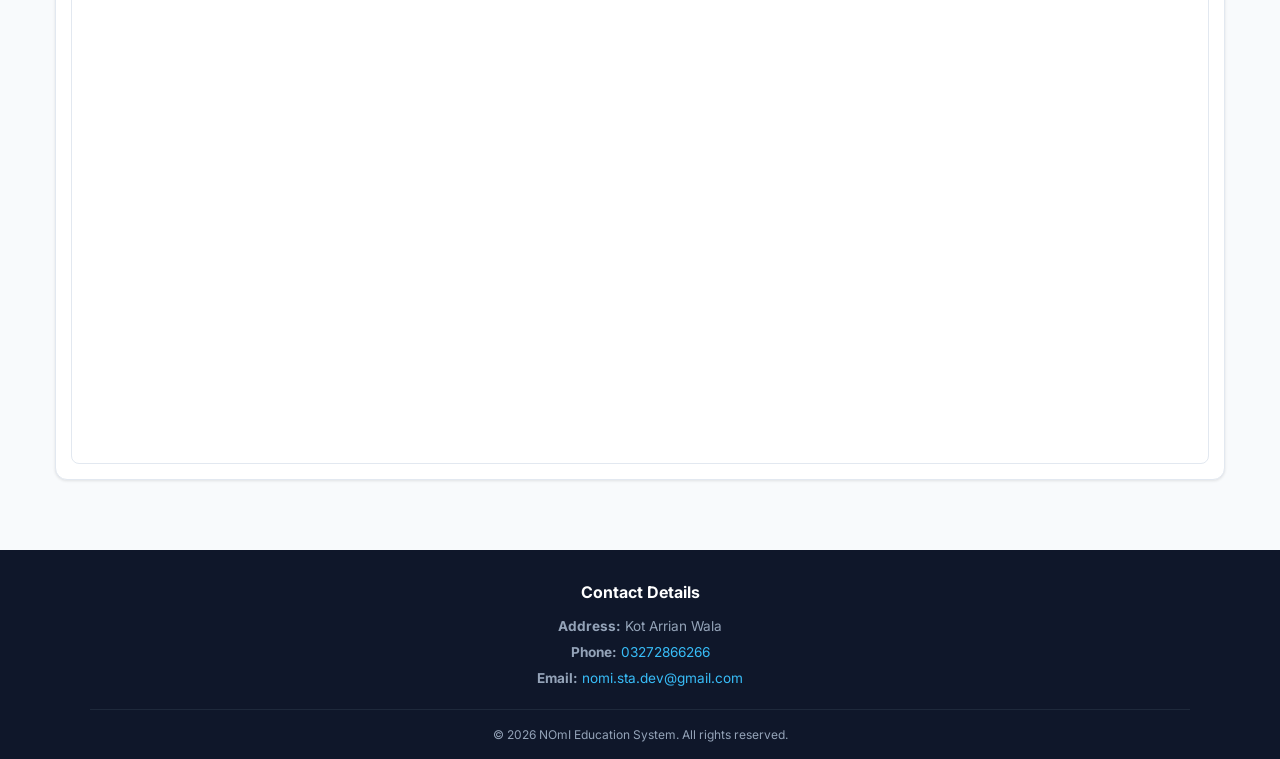
<file: english.html>
<!DOCTYPE html>
<html lang="en">
<head>
    <meta charset="UTF-8">
    <meta name="viewport" content="width=device-width, initial-scale=1.0">
    <title>Second Year of FA - English</title>

    <!-- Favicon Logo -->
    <link rel="icon" type="image/svg+xml" href="Media/logo.jpg">

    <link rel="stylesheet" href="style.css">
    <link rel="preconnect" href="https://fonts.googleapis.com">
    <link rel="preconnect" href="https://fonts.gstatic.com" crossorigin>
    <link href="https://fonts.googleapis.com/css2?family=Inter:wght@300;400;500;600;700&display=swap" rel="stylesheet">
</head>
<body>
    <!-- Header Section -->
    <header class="navbar-header">
        <div class="header-container">
            <span class="subtitle">Second Year of FA</span>
            <h1 class="main-title">NOmI Education System</h1>
            
            <nav class="nav-links">
                <a href="index.html">Home</a>
                <a href="english.html" class="active">English</a>
                <a href="urdu.html">Urdu</a>
                <a href="computer.html">Computer</a>
                <a href="pakstudy.html">Pak Study</a>
                <a href="tarquran.html">Tarjamat-ul-Quran</a>
                <a href="education.html">Ilm-ul-Taleem</a>
                <a href="civics.html">Civics</a>
            </nav>
        </div>
    </header>

    <!-- Main Content -->
    <main class="container">
        
        <!-- Syllabus & Paper Pattern Overview -->
        <section class="syllabus-card">
            <h2 class="section-title">Course Overview & Paper Pattern</h2>
            
            <!-- Quick Stats Grid -->
            <div class="stats-grid">
                <div class="stat-box">
                    <span class="stat-label">Target Marks</span>
                    <span class="stat-value">70</span>
                </div>
                <div class="stat-box">
                    <span class="stat-label">Out off</span>
                    <span class="stat-value">100</span>
                </div>
                <div class="stat-box">
                    <span class="stat-label">Previous Marks</span>
                    <span class="stat-value">Supply now target is 70/100 (1st year)</span>
                </div>
                <div class="stat-box">
                    <span class="stat-label">Target Marks</span>
                    <span class="stat-value">140</span>
                </div>
            </div>

            <!-- Paper Details -->
            <div class="paper-details">
                <h3>Paper Details</h3>
                <ul>
                    <li><strong>Total Questions:</strong> 8</li>
                    <hr>
                    <li><strong>MCQs:</strong> 20 Marks [Synonyms(10marks), Prepositions (5marks), Sentence Correction {Parts of Speech}(5marks)]</li>
                    <li><strong>Total Short Questions:</strong> 20 out of 29 (40 Marks)</li>
                    <li><strong>Short Question Pairs:</strong> Book-II Prose (6/9), Book-II Heroes (6/8), Goodbye Mr. Chips (8/12)</li>
                    <li><strong>Total Long Questions:</strong> Essay Writing (15 Marks), Idioms/Phrases (10 Marks), Translation Passage (15 Marks)</li>
                    <li><strong>String Questions:</strong> 5 (10 Marks)</li>
                </ul>
            </div>

            <!-- Table of Contents -->
            <div class="table-responsive">
                <h3>Table of Contents & Paper Pattern</h3>
                <table class="syllabus-table">
                    <thead>
                        <tr>
                            <th>Unit</th>
                            <th>Name</th>
                            <th>Page No.</th>
                            <th>MCQ</th>
                            <th>Link_MCQ</th>
                            <th>Requrid_MCQ</th>
                            <th>Short_Question</th>
                            <th>Link_Short</th>
                            <th>Requrid_Short</th>
                            <th>Marks</th>
                        </tr>
                    </thead>
                    <tbody>
                        <tr class="highlight-blue">
                            <td>1</td>
                            <td>Journey to Taif</td>
                            <td>1 to 8</td>
                            <td>Syn</td>
                            <td>1_2_4_5_6</td>
                            <td>3</td>
                            <td>1</td>
                            <td>1_2_4_5_6</td>
                            <td>8/5</td>
                            <td>5</td>
                        </tr>
                        <tr class="highlight-blue">
                            <td>2</td>
                            <td>The Last Lesson </td>
                            <td>8 to 17</td>
                            <td>Syn</td>
                            <td>1_2_4_5_6</td>
                            <td>3</td>
                            <td>2</td>
                            <td>1_2_4_5_6</td>
                            <td>8/5</td>
                            <td>5</td>
                        </tr>
                        <tr class="highlight-purple">
                            <td>3</td>
                            <td>On HIs Blindness (Poem)</td>
                            <td>17 to 22</td>
                            <td>Stanza</td>
                            <td>3_7_10</td>
                            <td>Stanza</td>
                            <td>Stanza</td>
                            <td>3_7_10</td>
                            <td>Stanza</td>
                            <td>6</td>
                        </tr>
                        <tr class="highlight-blue">
                            <td>4</td>
                            <td>The Power of Digital Learning</td>
                            <td>22 to 32</td>
                            <td>Syn</td>
                            <td>1_2_4_5_6</td>
                            <td>3</td>
                            <td>2</td>
                            <td>1_2_4_5_6</td>
                            <td>8/5</td>
                            <td>5</td>
                        </tr>
                        <tr class="highlight-blue">
                            <td>5</td>
                            <td>The Giving Tree</td>
                            <td>32 to 38</td>
                            <td>Syn</td>
                            <td>1_2_4_5_6</td>
                            <td>3</td>
                            <td>1</td>
                            <td>1_2_4_5_6</td>
                            <td>8/5</td>
                            <td>4</td>
                        </tr>
                        <tr class="highlight-blue">
                            <td>6</td>
                            <td>The Fun They Had</td>
                            <td>38 to 44</td>
                            <td>Syn</td>
                            <td>1_2_4_5_6</td>
                            <td>3</td>
                            <td>2</td>
                            <td>1_2_4_5_6</td>
                            <td>8/5</td>
                            <td>5</td>
                        </tr>
                        <tr class="highlight-purple">
                            <td>7</td>
                            <td>Because I could Not Stop for Death (Poem)</td>
                            <td>44 to 49</td>
                            <td>Stanza</td>
                            <td>3_7_10</td>
                            <td>Stanza</td>
                            <td>Stanza</td>
                            <td>3_7_10</td>
                            <td>Stanza</td>
                            <td>6</td>
                        </tr>
                        <tr class="highlight-yellow">
                            <td>8</td>
                            <td>The Devoted Friend</td>
                            <td>49 t0 60</td>
                            <td>Syn</td>
                            <td>8_9_11_12</td>
                            <td>3</td>
                            <td>2</td>
                            <td>8_9_11_12</td>
                            <td>8/5</td>
                            <td>5</td>
                        </tr>
                        <tr class="highlight-yellow">
                            <td>9</td>
                            <td>The Doll's House</td>
                            <td>60 t0 70</td>
                            <td>Syn</td>
                            <td>8_9_11_12</td>
                            <td>3</td>
                            <td>2</td>
                            <td>8_9_11_12</td>
                            <td>8/5</td>
                            <td>5</td>
                        </tr>
                        <tr class="highlight-purple">
                            <td>10</td>
                            <td>All the World's a Stage (Poem)</td>
                            <td>70 t0 78</td>
                            <td>Stanza</td>
                            <td>3_7_10</td>
                            <td>Stanza</td>
                            <td>Stanza</td>
                            <td>3_7_10</td>
                            <td>Stanza</td>
                            <td>6</td>
                        </tr>
                        <tr class="highlight-yellow">
                            <td>11</td>
                            <td>A Letter to God</td>
                            <td>78 t0 84</td>
                            <td>Syn</td>
                            <td>8_9_11_12</td>
                            <td>3</td>
                            <td>2</td>
                            <td>8_9_11_12</td>
                            <td>8/5</td>
                            <td>5</td>
                        </tr>
                        <tr class="highlight-yellow">
                            <td>12</td>
                            <td>A Visit to the Swat Valley</td>
                            <td>84 t0 92</td>
                            <td>Syn</td>
                            <td>8_9_11_12</td>
                            <td>3</td>
                            <td>2</td>
                            <td>8_9_11_12</td>
                            <td>8/5</td>
                            <td>5</td>
                        </tr>
                        <tr class="highlight-red">
                            <td>13</td>
                            <td>The Pearl (Novel)</td>
                            <td>92 t0 151</td>
                            <td>Syn</td>
                            <td>Master</td>
                            <td>4</td>
                            <td>11</td>
                            <td>Master</td>
                            <td>7/11</td>
                            <td>18</td>
                        </tr>
                    </tbody>
                </table>
            </div>
        </section>
        <section class="syllabus-card">
        <!-- Table of Contents -->
            <div class="table-responsive">
                <h3>Paper Pattern</h3>
                <table class="syllabus-table">
                    <thead>
                        <tr>
                            <th>Question <br> No.</th>
                            <th>Type</th>
                            <th>Requird</th>
                            <th>Marks</th>
                            <th>Detail</th>
                        </tr>
                    </thead>
                    <tbody>
                        <tr>
                            <td>1</td>
                            <td>MCQs</td>
                            <td>20/20</td>
                            <td>20</td>
                            <td>Entire book <br> (5)Prepositions <br> (5)Parts of Speech & Correct Sentences</td> 
                        </tr>
                        <tr>
                            <td>2</td>
                            <td>Short Question from <br>Unit No. 1_2_4_5_6</td>
                            <td>5/8</td>
                            <td>10</td>
                            <td>—</td>
                        </tr>
                        <tr>
                            <td>3</td>
                            <td>Short Question from <br>Unit No. 8_9_11_12</td>
                            <td>5/8</td>
                            <td>10</td>
                            <td>—</td>
                        </tr>
                        <tr>
                            <td>4</td>
                            <td>Short Question from <br>Unit No. 13 </td>
                            <td>7/11</td>
                            <td>14</td>
                            <td>—</td>
                        </tr>
                        <tr>
                            <td>5</td>
                            <td>Stanza from <br>Unit No. 3_7_10</td>
                            <td>4 lines out off 4 lines <br> 1/1</td>
                            <td>6</td>
                            <td>—</td>
                        </tr>
                        <tr>
                            <td>6</td>
                            <td>Essay from <br> Grammar </td>
                            <td>Topics <br> 1/4 </td>
                            <td>15</td>
                            <td>300 to 400 words</td>
                        </tr>
                        <tr>
                            <td>7</td>
                            <td>Idioms from <br> Grammar</td>
                            <td>5/8</td>
                            <td>10</td>
                            <td>—</td>
                        </tr>
                        <tr>
                            <td>8</td>
                            <td>Translation from <br> Grammar </td>
                            <td>Urdu to English</td>
                            <td>15</td>
                            <td>—</td>
                        </tr>
                        <tr>
                            <td>8</td>
                            <td>Paragraph from <br> Grammar </td>
                            <td>Write in English</td>
                            <td>15</td>
                            <td>150 to 200 words</td>
                        </tr>
                        <tr>
                            <td>Total</td>
                            <td>_</td>
                            <td>_</td>
                            <td>100</td>
                            <td>_</td>
                        </tr>
                    </tbody>
                </table>
            </div>
        </section>

        <!-- PDF Viewer Section first year-->
        <section class="pdf-container-section">
            <h2 class="section-title">English Book First year (PDF)</h2>
            <div class="pdf-wrapper">
                <iframe src="https://drive.google.com/file/d/1X7aGw4RyZ6tS9oPi-Fa0PqNV7ZAmBMvw/preview" title="English first year PDF Book"></iframe>
            </div>
        </section>
        <!-- PDF Viewer Section Second year -->
        <section class="pdf-container-section">
            <h2 class="section-title">English Book Second year (PDF)</h2>
            <div class="pdf-wrapper">
                <iframe src="https://drive.google.com/file/d/1bjCMlYmTvBSr1ZDOa-AGqWRJEOt8ifsd/preview" title="English Second year PDF Book"></iframe>
            </div>
        </section>

    </main>

    <!-- Footer Section -->
    <footer class="footer">
        <div class="footer-container">
            <div class="footer-info">
                <h4>Contact Details</h4>
                <p><strong>Address:</strong> Kot Arrian Wala</p>
                <p><strong>Phone:</strong> <a href="tel:03272866266">03272866266</a></p>
                <p><strong>Email:</strong> <a href="mailto:nomi.sta.dev@gmail.com">nomi.sta.dev@gmail.com</a></p>
            </div>
            <div class="footer-bottom">
                <p>&copy; 2026 NOmI Education System. All rights reserved.</p>
            </div>
        </div>
    </footer>
</body>
</html>
</file>
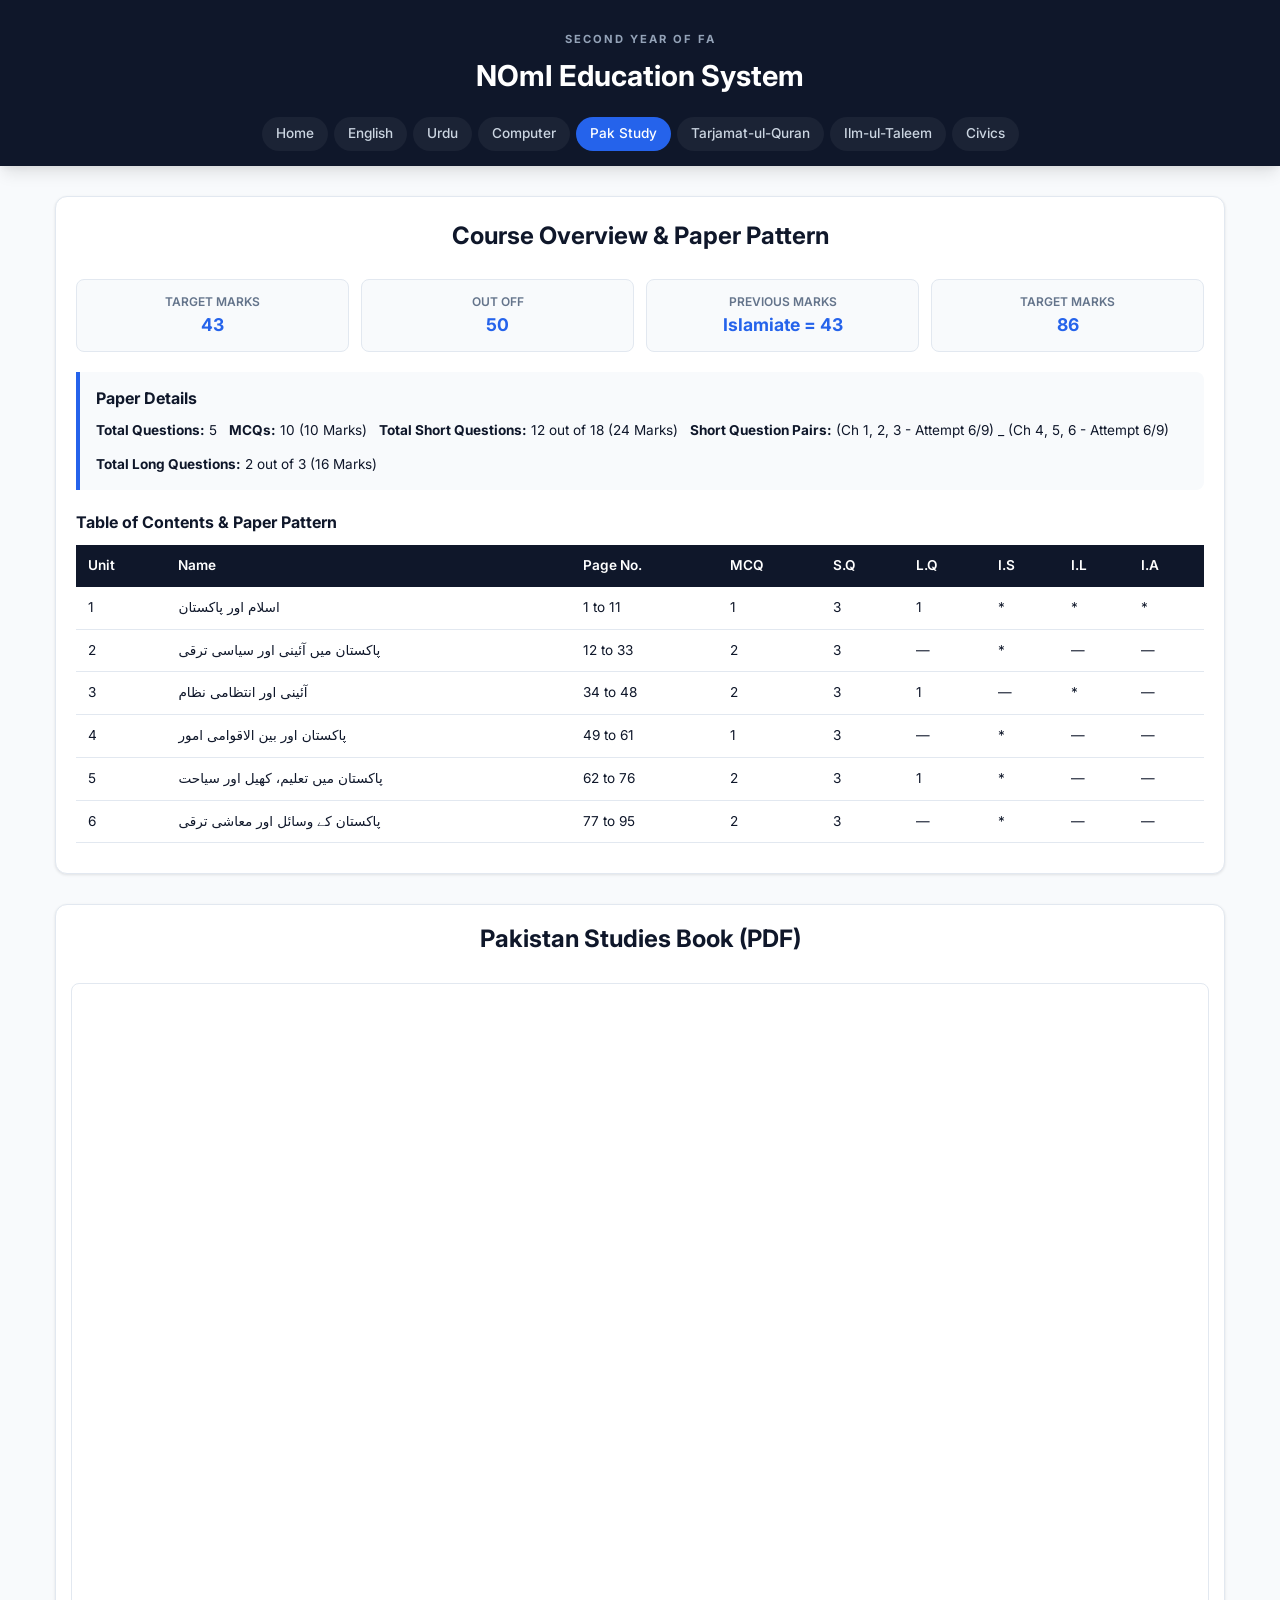
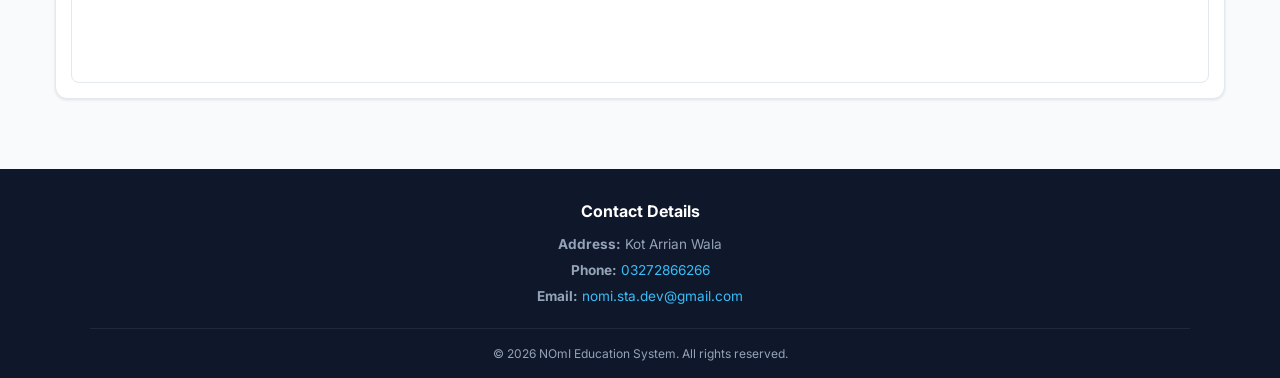
<file: pakstudy.html>
<!DOCTYPE html>
<html lang="en">
<head>
    <meta charset="UTF-8">
    <meta name="viewport" content="width=device-width, initial-scale=1.0">
    <title>Second Year of FA - Pakistan Studies</title>

    <!-- Favicon Logo -->
    <link rel="icon" type="image/svg+xml" href="Media/logo.jpg">

    <link rel="stylesheet" href="style.css">
    <link rel="preconnect" href="https://fonts.googleapis.com">
    <link rel="preconnect" href="https://fonts.gstatic.com" crossorigin>
    <link href="https://fonts.googleapis.com/css2?family=Inter:wght@300;400;500;600;700&display=swap" rel="stylesheet">
</head>
<body>
    <!-- Header Section -->
    <header class="navbar-header">
        <div class="header-container">
            <span class="subtitle">Second Year of FA</span>
            <h1 class="main-title">NOmI Education System</h1>
            
            <nav class="nav-links">
                <a href="index.html">Home</a>
                <a href="english.html">English</a>
                <a href="urdu.html">Urdu</a>
                <a href="computer.html">Computer</a>
                <a href="pakstudy.html" class="active">Pak Study</a>
                <a href="tarquran.html">Tarjamat-ul-Quran</a>
                <a href="education.html">Ilm-ul-Taleem</a>
                <a href="civics.html">Civics</a>
            </nav>
        </div>
    </header>

    <!-- Main Content -->
    <main class="container">
        
        <!-- Syllabus & Paper Pattern Overview -->
        <section class="syllabus-card">
            <h2 class="section-title">Course Overview & Paper Pattern</h2>
            
            <!-- Quick Stats Grid -->
            <div class="stats-grid">
                <div class="stat-box">
                    <span class="stat-label">Target Marks</span>
                    <span class="stat-value">43</span>
                </div>
                <div class="stat-box">
                    <span class="stat-label">Out off</span>
                    <span class="stat-value">50</span>
                </div>
                <div class="stat-box">
                    <span class="stat-label">Previous Marks</span>
                    <span class="stat-value">Islamiate = 43</span>
                </div>
                <div class="stat-box">
                    <span class="stat-label">Target Marks</span>
                    <span class="stat-value">86</span>
                </div>
            </div>

            <!-- Paper Details -->
            <div class="paper-details">
                <h3>Paper Details</h3>
                <ul>
                    <li><strong>Total Questions:</strong> 5</li>
                    <li><strong>MCQs:</strong> 10 (10 Marks)</li>
                    <li><strong>Total Short Questions:</strong> 12 out of 18 (24 Marks)</li>
                    <li><strong>Short Question Pairs:</strong> (Ch 1, 2, 3 - Attempt 6/9) _ (Ch 4, 5, 6 - Attempt 6/9)</li>
                    <li><strong>Total Long Questions:</strong> 2 out of 3 (16 Marks)</li>
                </ul>
            </div>

            <!-- Table of Contents -->
            <div class="table-responsive">
                <h3>Table of Contents & Paper Pattern</h3>
                <table class="syllabus-table">
                    <thead>
                        <tr>
                            <th>Unit</th>
                            <th>Name</th>
                            <th>Page No.</th>
                            <th>MCQ</th>
                            <th>S.Q</th>
                            <th>L.Q</th>
                            <th>I.S</th>
                            <th>I.L</th>
                            <th>I.A</th>
                        </tr>
                    </thead>
                    <tbody>
                        <tr>
                            <td>1</td>
                            <td>اسلام اور پاکستان</td>
                            <td>1 to 11</td>
                            <td>1</td>
                            <td>3</td>
                            <td>1</td>
                            <td>*</td>
                            <td>*</td>
                            <td>*</td>
                        </tr>
                        <tr>
                            <td>2</td>
                            <td>پاکستان میں آئینی اور سیاسی ترقی</td>
                            <td>12 to 33</td>
                            <td>2</td>
                            <td>3</td>
                            <td>—</td>
                            <td>*</td>
                            <td>—</td>
                            <td>—</td>
                        </tr>
                        <tr>
                            <td>3</td>
                            <td>آئینی اور انتظامی نظام</td>
                            <td>34 to 48</td>
                            <td>2</td>
                            <td>3</td>
                            <td>1</td>
                            <td>—</td>
                            <td>*</td>
                            <td>—</td>
                        </tr>
                        <tr>
                            <td>4</td>
                            <td>پاکستان اور بین الاقوامی امور</td>
                            <td>49 to 61</td>
                            <td>1</td>
                            <td>3</td>
                            <td>—</td>
                            <td>*</td>
                            <td>—</td>
                            <td>—</td>
                        </tr>
                        <tr>
                            <td>5</td>
                            <td>پاکستان میں تعلیم، کھیل اور سیاحت   </td>
                            <td>62 to 76</td>
                            <td>2</td>
                            <td>3</td>
                            <td>1</td>
                            <td>*</td>
                            <td>—</td>
                            <td>—</td>
                        </tr>
                        <tr>
                            <td>6</td>
                            <td>پاکستان کے وسائل اور معاشی ترقی</td>
                            <td>77 to 95</td>
                            <td>2</td>
                            <td>3</td>
                            <td>—</td>
                            <td>*</td>
                            <td>—</td>
                            <td>—</td>
                        </tr>
                    </tbody>
                </table>
            </div>
        </section>

        <!-- PDF Viewer Section -->
        <section class="pdf-container-section">
            <h2 class="section-title">Pakistan Studies Book (PDF)</h2>
            <div class="pdf-wrapper">
                <iframe src="https://drive.google.com/file/d/1-GQAYMjw1aRCZBLTqgDARY9TJiyXYff0/preview" title="Pakistan Studies Book PDF"></iframe>
            </div>
        </section>

    </main>

    <!-- Footer Section -->
    <footer class="footer">
        <div class="footer-container">
            <div class="footer-info">
                <h4>Contact Details</h4>
                <p><strong>Address:</strong> Kot Arrian Wala</p>
                <p><strong>Phone:</strong> <a href="tel:03272866266">03272866266</a></p>
                <p><strong>Email:</strong> <a href="mailto:nomi.sta.dev@gmail.com">nomi.sta.dev@gmail.com</a></p>
            </div>
            <div class="footer-bottom">
                <p>&copy; 2026 NOmI Education System. All rights reserved.</p>
            </div>
        </div>
    </footer>
</body>
</html>
</file>
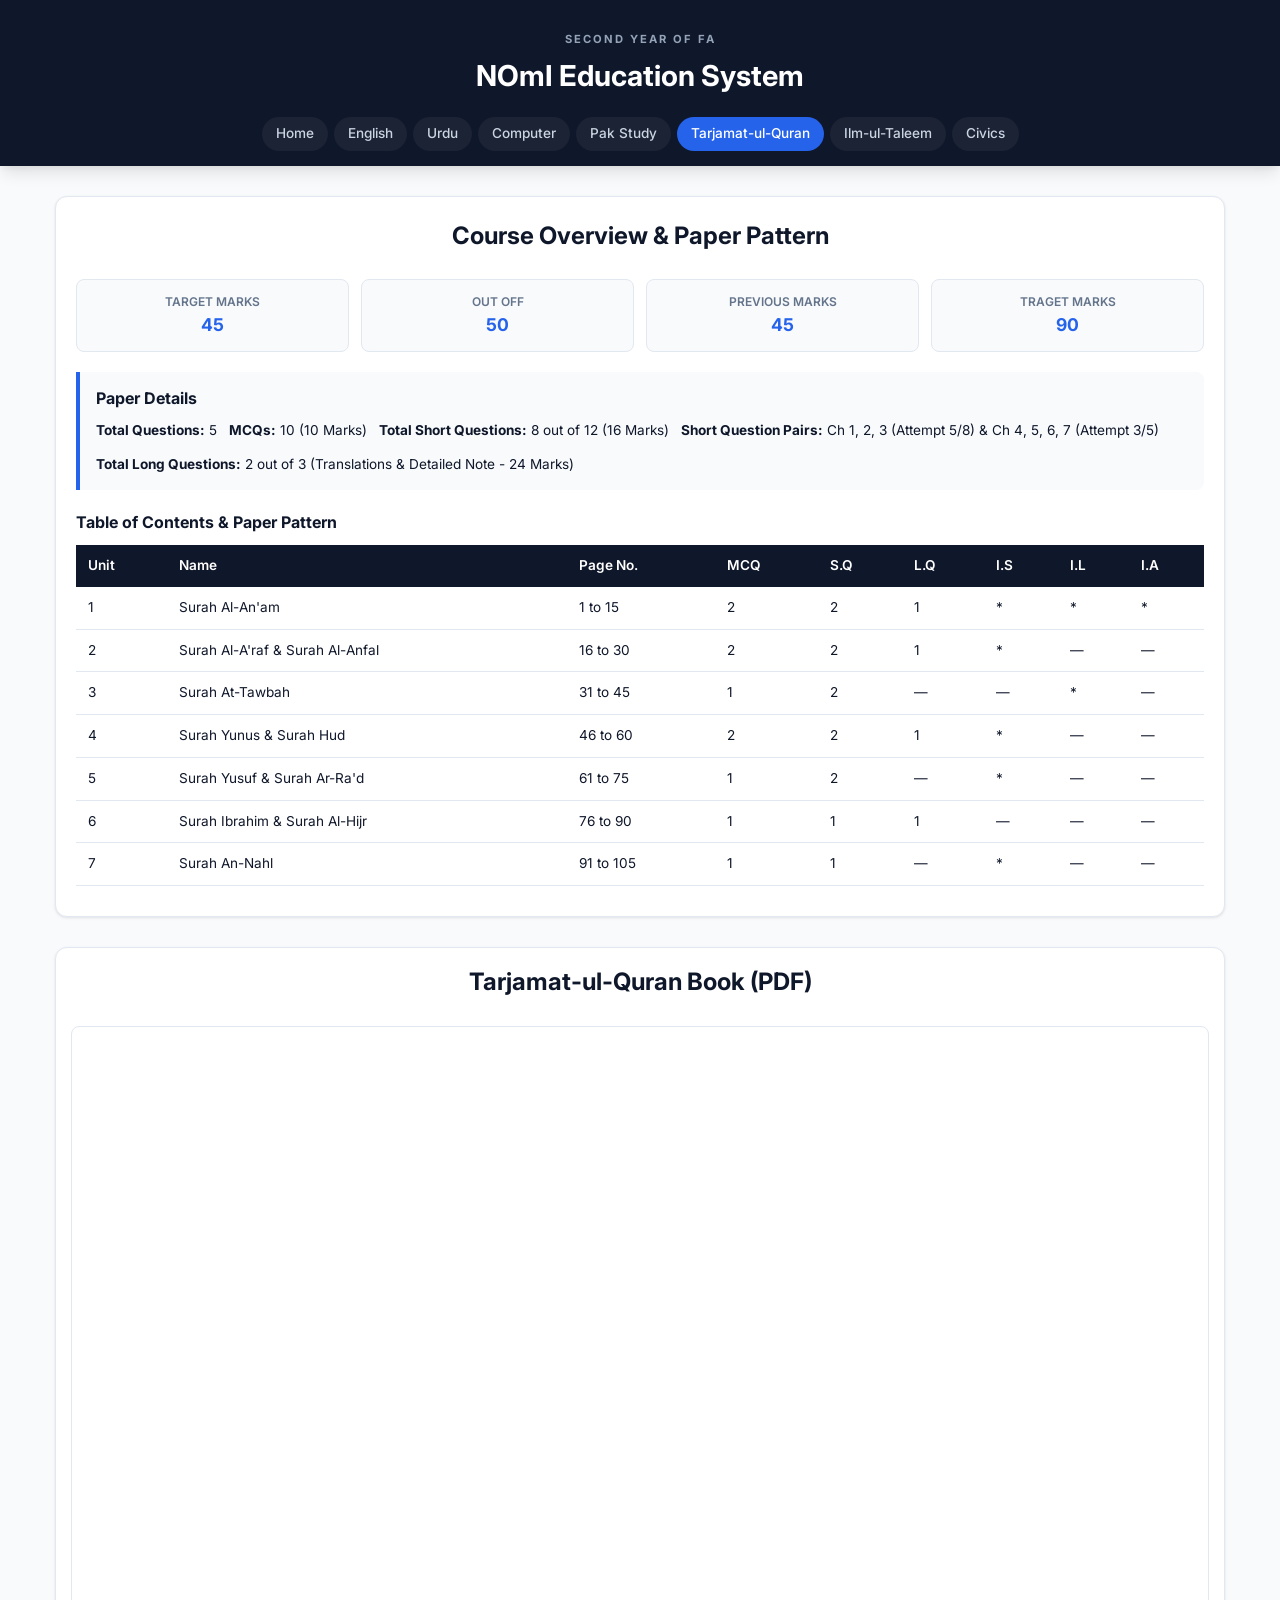
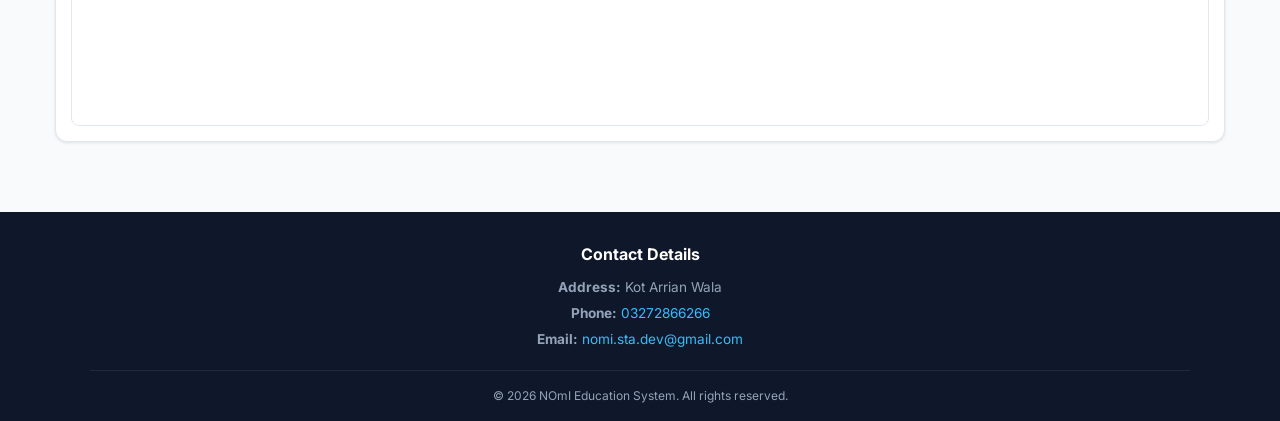
<file: tarquran.html>
<!DOCTYPE html>
<html lang="en">
<head>
    <meta charset="UTF-8">
    <meta name="viewport" content="width=device-width, initial-scale=1.0">
    <title>Second Year of FA - Tarjamat-ul-Quran</title>

    <!-- Favicon Logo -->
    <link rel="icon" type="image/svg+xml" href="Media/logo.jpg">

    <link rel="stylesheet" href="style.css">
    <link rel="preconnect" href="https://fonts.googleapis.com">
    <link rel="preconnect" href="https://fonts.gstatic.com" crossorigin>
    <link href="https://fonts.googleapis.com/css2?family=Inter:wght@300;400;500;600;700&display=swap" rel="stylesheet">
</head>
<body>
    <!-- Header Section -->
    <header class="navbar-header">
        <div class="header-container">
            <span class="subtitle">Second Year of FA</span>
            <h1 class="main-title">NOmI Education System</h1>
            
            <nav class="nav-links">
                <a href="index.html">Home</a>
                <a href="english.html">English</a>
                <a href="urdu.html">Urdu</a>
                <a href="computer.html">Computer</a>
                <a href="pakstudy.html">Pak Study</a>
                <a href="tarquran.html" class="active">Tarjamat-ul-Quran</a>
                <a href="education.html">Ilm-ul-Taleem</a>
                <a href="civics.html">Civics</a>
            </nav>
        </div>
    </header>

    <!-- Main Content -->
    <main class="container">
        
        <!-- Syllabus & Paper Pattern Overview -->
        <section class="syllabus-card">
            <h2 class="section-title">Course Overview & Paper Pattern</h2>
            
            <!-- Quick Stats Grid -->
            <div class="stats-grid">
                <div class="stat-box">
                    <span class="stat-label">Target Marks</span>
                    <span class="stat-value">45</span>
                </div>
                <div class="stat-box">
                    <span class="stat-label">Out off</span>
                    <span class="stat-value">50</span>
                </div>
                <div class="stat-box">
                    <span class="stat-label">Previous Marks</span>
                    <span class="stat-value">45</span>
                </div>
                <div class="stat-box">
                    <span class="stat-label">Traget Marks</span>
                    <span class="stat-value">90</span>
                </div>
            </div>

            <!-- Paper Details -->
            <div class="paper-details">
                <h3>Paper Details</h3>
                <ul>
                    <li><strong>Total Questions:</strong> 5</li>
                    <li><strong>MCQs:</strong> 10 (10 Marks)</li>
                    <li><strong>Total Short Questions:</strong> 8 out of 12 (16 Marks)</li>
                    <li><strong>Short Question Pairs:</strong> Ch 1, 2, 3 (Attempt 5/8) & Ch 4, 5, 6, 7 (Attempt 3/5)</li>
                    <li><strong>Total Long Questions:</strong> 2 out of 3 (Translations & Detailed Note - 24 Marks)</li>
                </ul>
            </div>

            <!-- Table of Contents -->
            <div class="table-responsive">
                <h3>Table of Contents & Paper Pattern</h3>
                <table class="syllabus-table">
                    <thead>
                        <tr>
                            <th>Unit</th>
                            <th>Name</th>
                            <th>Page No.</th>
                            <th>MCQ</th>
                            <th>S.Q</th>
                            <th>L.Q</th>
                            <th>I.S</th>
                            <th>I.L</th>
                            <th>I.A</th>
                        </tr>
                    </thead>
                    <tbody>
                        <tr>
                            <td>1</td>
                            <td>Surah Al-An'am</td>
                            <td>1 to 15</td>
                            <td>2</td>
                            <td>2</td>
                            <td>1</td>
                            <td>*</td>
                            <td>*</td>
                            <td>*</td>
                        </tr>
                        <tr>
                            <td>2</td>
                            <td>Surah Al-A'raf & Surah Al-Anfal</td>
                            <td>16 to 30</td>
                            <td>2</td>
                            <td>2</td>
                            <td>1</td>
                            <td>*</td>
                            <td>—</td>
                            <td>—</td>
                        </tr>
                        <tr>
                            <td>3</td>
                            <td>Surah At-Tawbah</td>
                            <td>31 to 45</td>
                            <td>1</td>
                            <td>2</td>
                            <td>—</td>
                            <td>—</td>
                            <td>*</td>
                            <td>—</td>
                        </tr>
                        <tr>
                            <td>4</td>
                            <td>Surah Yunus & Surah Hud</td>
                            <td>46 to 60</td>
                            <td>2</td>
                            <td>2</td>
                            <td>1</td>
                            <td>*</td>
                            <td>—</td>
                            <td>—</td>
                        </tr>
                        <tr>
                            <td>5</td>
                            <td>Surah Yusuf & Surah Ar-Ra'd</td>
                            <td>61 to 75</td>
                            <td>1</td>
                            <td>2</td>
                            <td>—</td>
                            <td>*</td>
                            <td>—</td>
                            <td>—</td>
                        </tr>
                        <tr>
                            <td>6</td>
                            <td>Surah Ibrahim & Surah Al-Hijr</td>
                            <td>76 to 90</td>
                            <td>1</td>
                            <td>1</td>
                            <td>1</td>
                            <td>—</td>
                            <td>—</td>
                            <td>—</td>
                        </tr>
                        <tr>
                            <td>7</td>
                            <td>Surah An-Nahl</td>
                            <td>91 to 105</td>
                            <td>1</td>
                            <td>1</td>
                            <td>—</td>
                            <td>*</td>
                            <td>—</td>
                            <td>—</td>
                        </tr>
                    </tbody>
                </table>
            </div>
        </section>

        <!-- PDF Viewer Section -->
        <section class="pdf-container-section">
            <h2 class="section-title">Tarjamat-ul-Quran Book (PDF)</h2>
            <div class="pdf-wrapper">
                <iframe src="https://drive.google.com/file/d/1qEuU58I_q488FYoRKAhAiwFl6qMHChhn/preview" title="Tarjamat-ul-Quran Notes PDF"></iframe>
            </div>
        </section>

    </main>

    <!-- Footer Section -->
    <footer class="footer">
        <div class="footer-container">
            <div class="footer-info">
                <h4>Contact Details</h4>
                <p><strong>Address:</strong> Kot Arrian Wala</p>
                <p><strong>Phone:</strong> <a href="tel:03272866266">03272866266</a></p>
                <p><strong>Email:</strong> <a href="mailto:nomi.sta.dev@gmail.com">nomi.sta.dev@gmail.com</a></p>
            </div>
            <div class="footer-bottom">
                <p>&copy; 2026 NOmI Education System. All rights reserved.</p>
            </div>
        </div>
    </footer>
</body>
</html>
</file>
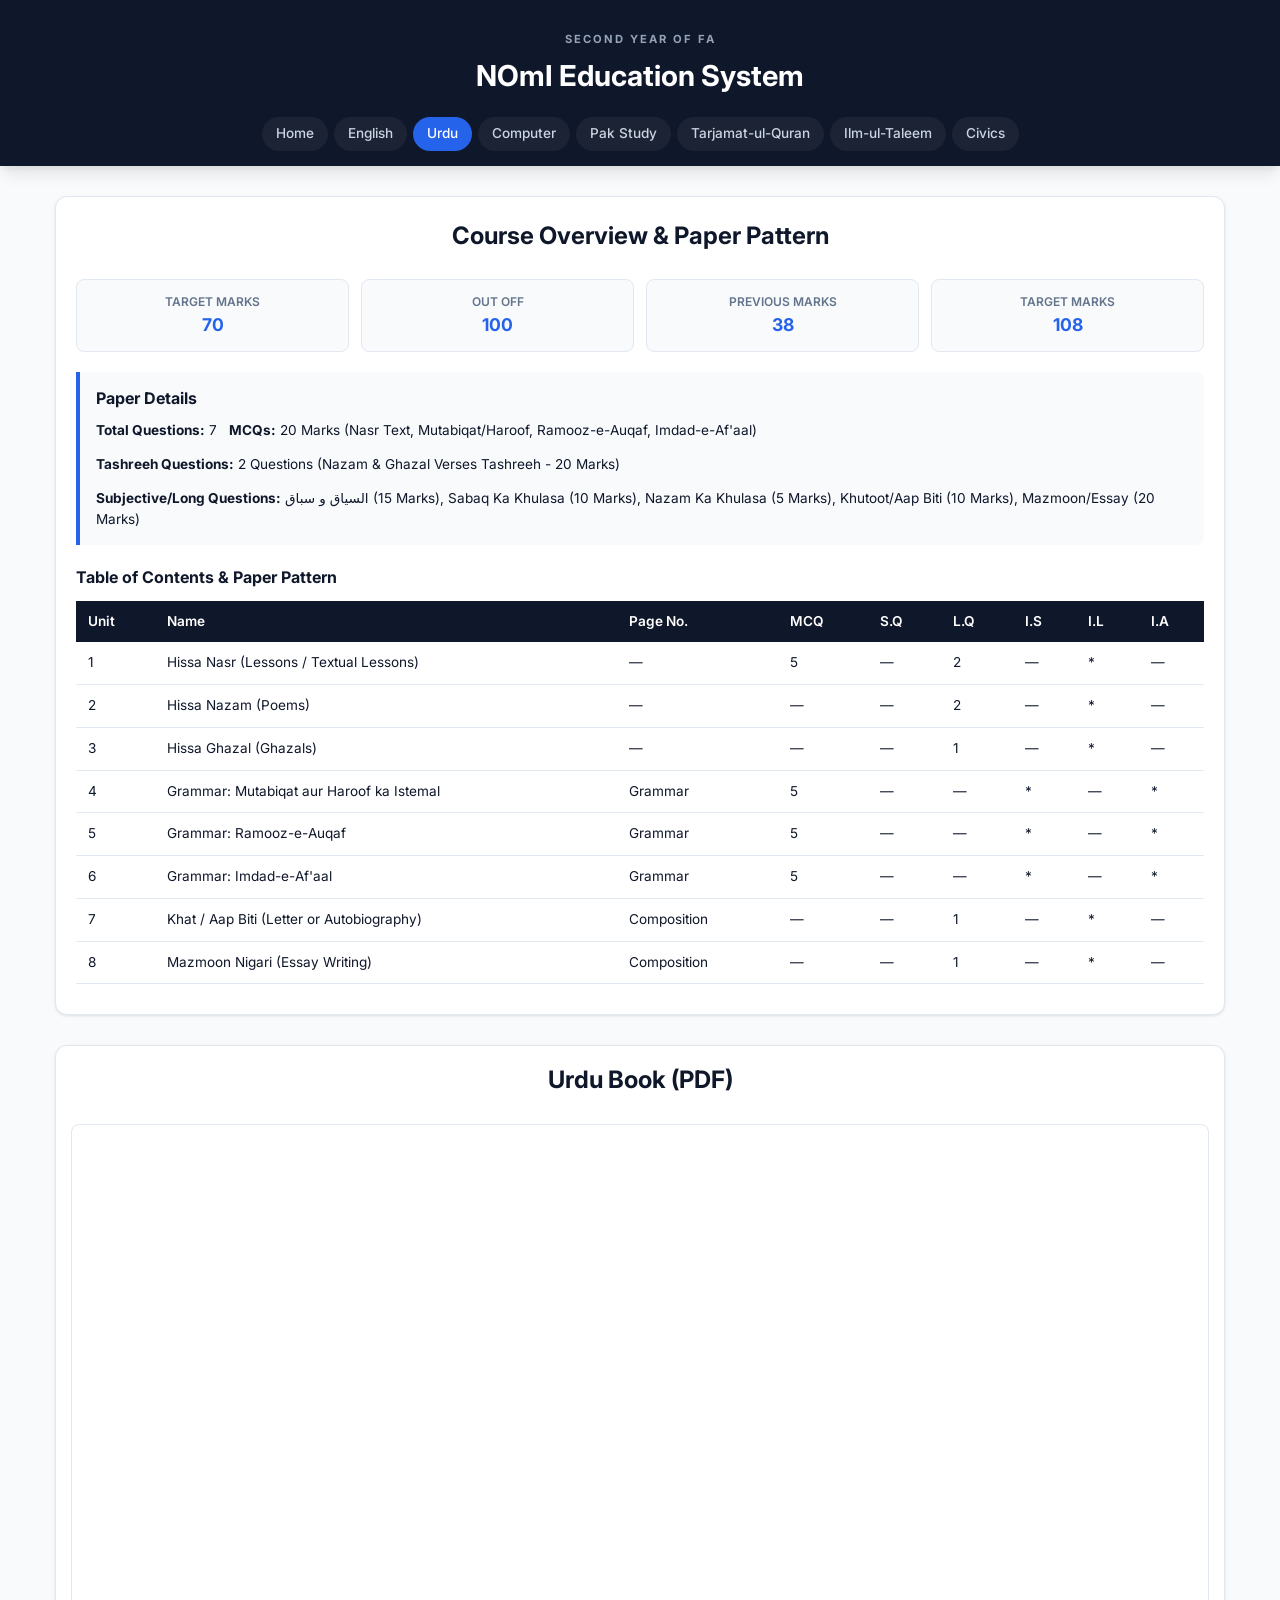
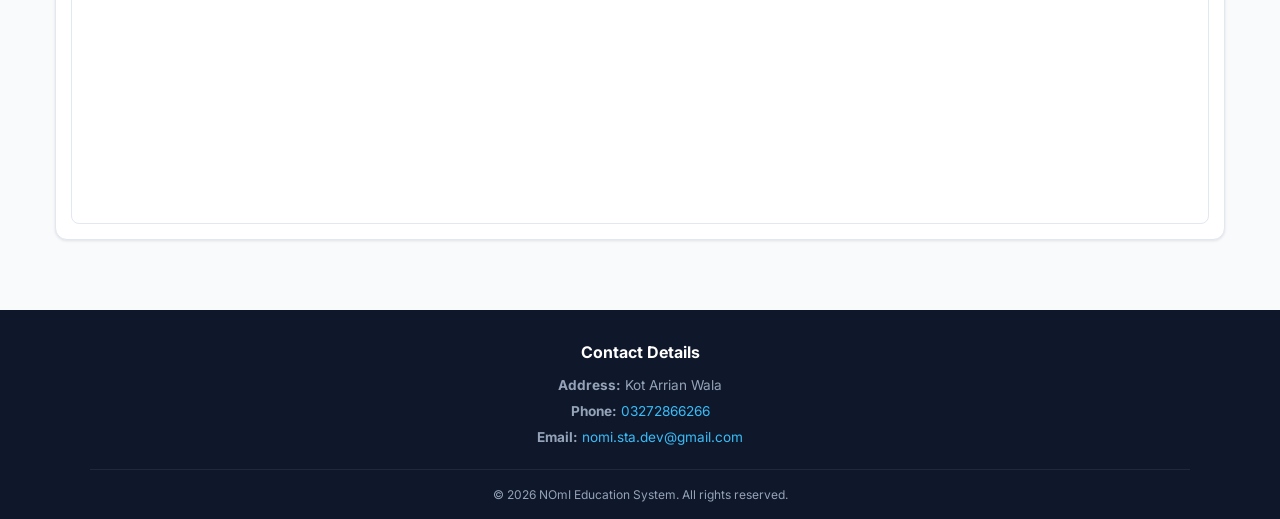
<file: urdu.html>
<!DOCTYPE html>
<html lang="en">
<head>
    <meta charset="UTF-8">
    <meta name="viewport" content="width=device-width, initial-scale=1.0">
    <title>Second Year of FA - Urdu</title>

    <!-- Favicon Logo -->
    <link rel="icon" type="image/svg+xml" href="Media/logo.jpg">

    <link rel="stylesheet" href="style.css">
    <link rel="preconnect" href="https://fonts.googleapis.com">
    <link rel="preconnect" href="https://fonts.gstatic.com" crossorigin>
    <link href="https://fonts.googleapis.com/css2?family=Inter:wght@300;400;500;600;700&display=swap" rel="stylesheet">
</head>
<body>
    <!-- Header Section -->
    <header class="navbar-header">
        <div class="header-container">
            <span class="subtitle">Second Year of FA</span>
            <h1 class="main-title">NOmI Education System</h1>
            
            <nav class="nav-links">
                <a href="index.html">Home</a>
                <a href="english.html">English</a>
                <a href="urdu.html" class="active">Urdu</a>
                <a href="computer.html">Computer</a>
                <a href="pakstudy.html">Pak Study</a>
                <a href="tarquran.html">Tarjamat-ul-Quran</a>
                <a href="education.html">Ilm-ul-Taleem</a>
                <a href="civics.html">Civics</a>
            </nav>
        </div>
    </header>

    <!-- Main Content -->
    <main class="container">
        
        <!-- Syllabus & Paper Pattern Overview -->
        <section class="syllabus-card">
            <h2 class="section-title">Course Overview & Paper Pattern</h2>
            
            <!-- Quick Stats Grid -->
            <div class="stats-grid">
                <div class="stat-box">
                    <span class="stat-label">Target Marks</span>
                    <span class="stat-value">70</span>
                </div>
                <div class="stat-box">
                    <span class="stat-label">Out off</span>
                    <span class="stat-value">100</span>
                </div>
                <div class="stat-box">
                    <span class="stat-label">Previous Marks</span>
                    <span class="stat-value">38</span>
                </div>
                <div class="stat-box">
                    <span class="stat-label">Target Marks</span>
                    <span class="stat-value">108</span>
                </div>
            </div>

            <!-- Paper Details -->
            <div class="paper-details">
                <h3>Paper Details</h3>
                <ul>
                    <li><strong>Total Questions:</strong> 7</li>
                    <li><strong>MCQs:</strong> 20 Marks (Nasr Text, Mutabiqat/Haroof, Ramooz-e-Auqaf, Imdad-e-Af'aal)</li>
                    <li><strong>Tashreeh Questions:</strong> 2 Questions (Nazam & Ghazal Verses Tashreeh - 20 Marks)</li>
                    <li><strong>Subjective/Long Questions:</strong> السياق و سباق (15 Marks), Sabaq Ka Khulasa (10 Marks), Nazam Ka Khulasa (5 Marks), Khutoot/Aap Biti (10 Marks), Mazmoon/Essay (20 Marks)</li>
                </ul>
            </div>

            <!-- Table of Contents -->
            <div class="table-responsive">
                <h3>Table of Contents & Paper Pattern</h3>
                <table class="syllabus-table">
                    <thead>
                        <tr>
                            <th>Unit</th>
                            <th>Name</th>
                            <th>Page No.</th>
                            <th>MCQ</th>
                            <th>S.Q</th>
                            <th>L.Q</th>
                            <th>I.S</th>
                            <th>I.L</th>
                            <th>I.A</th>
                        </tr>
                    </thead>
                    <tbody>
                        <tr>
                            <td>1</td>
                            <td>Hissa Nasr (Lessons / Textual Lessons)</td>
                            <td>—</td>
                            <td>5</td>
                            <td>—</td>
                            <td>2</td>
                            <td>—</td>
                            <td>*</td>
                            <td>—</td>
                        </tr>
                        <tr>
                            <td>2</td>
                            <td>Hissa Nazam (Poems)</td>
                            <td>—</td>
                            <td>—</td>
                            <td>—</td>
                            <td>2</td>
                            <td>—</td>
                            <td>*</td>
                            <td>—</td>
                        </tr>
                        <tr>
                            <td>3</td>
                            <td>Hissa Ghazal (Ghazals)</td>
                            <td>—</td>
                            <td>—</td>
                            <td>—</td>
                            <td>1</td>
                            <td>—</td>
                            <td>*</td>
                            <td>—</td>
                        </tr>
                        <tr>
                            <td>4</td>
                            <td>Grammar: Mutabiqat aur Haroof ka Istemal</td>
                            <td>Grammar</td>
                            <td>5</td>
                            <td>—</td>
                            <td>—</td>
                            <td>*</td>
                            <td>—</td>
                            <td>*</td>
                        </tr>
                        <tr>
                            <td>5</td>
                            <td>Grammar: Ramooz-e-Auqaf</td>
                            <td>Grammar</td>
                            <td>5</td>
                            <td>—</td>
                            <td>—</td>
                            <td>*</td>
                            <td>—</td>
                            <td>*</td>
                        </tr>
                        <tr>
                            <td>6</td>
                            <td>Grammar: Imdad-e-Af'aal</td>
                            <td>Grammar</td>
                            <td>5</td>
                            <td>—</td>
                            <td>—</td>
                            <td>*</td>
                            <td>—</td>
                            <td>*</td>
                        </tr>
                        <tr>
                            <td>7</td>
                            <td>Khat / Aap Biti (Letter or Autobiography)</td>
                            <td>Composition</td>
                            <td>—</td>
                            <td>—</td>
                            <td>1</td>
                            <td>—</td>
                            <td>*</td>
                            <td>—</td>
                        </tr>
                        <tr>
                            <td>8</td>
                            <td>Mazmoon Nigari (Essay Writing)</td>
                            <td>Composition</td>
                            <td>—</td>
                            <td>—</td>
                            <td>1</td>
                            <td>—</td>
                            <td>*</td>
                            <td>—</td>
                        </tr>
                    </tbody>
                </table>
            </div>
        </section>

        <!-- PDF Viewer Section -->
        <section class="pdf-container-section">
            <h2 class="section-title">Urdu Book (PDF)</h2>
            <div class="pdf-wrapper">
                <iframe src="https://drive.google.com/file/d/1OLaEEEMGp_R-73nXoQw2I0cTylMF9nxW/preview" title="Urdu Notes PDF"></iframe>
            </div>
        </section>

    </main>

    <!-- Footer Section -->
    <footer class="footer">
        <div class="footer-container">
            <div class="footer-info">
                <h4>Contact Details</h4>
                <p><strong>Address:</strong> Kot Arrian Wala</p>
                <p><strong>Phone:</strong> <a href="tel:03272866266">03272866266</a></p>
                <p><strong>Email:</strong> <a href="mailto:nomi.sta.dev@gmail.com">nomi.sta.dev@gmail.com</a></p>
            </div>
            <div class="footer-bottom">
                <p>&copy; 2026 NOmI Education System. All rights reserved.</p>
            </div>
        </div>
    </footer>
</body>
</html>
</file>
<file: style.css>
/* Core Reset & Variables */
* {
    margin: 0;
    padding: 0;
    box-sizing: border-box;
}

:root {
    --bg-primary: #0f172a;
    --bg-card: #ffffff;
    --bg-body: #f8fafc;
    --text-dark: #0f172a;
    --text-muted: #64748b;
    --accent: #2563eb;
    --accent-hover: #1d4ed8;
    --border-color: #e2e8f0;
    --shadow-sm: 0 1px 3px rgba(0,0,0,0.1);
    --shadow-md: 0 10px 15px -3px rgba(0,0,0,0.1), 0 4px 6px -2px rgba(0,0,0,0.05);
    --radius: 12px;
}

body {
    font-family: 'Inter', system-ui, -apple-system, BlinkMacSystemFont, sans-serif;
    background-color: var(--bg-body);
    color: var(--text-dark);
    line-height: 1.6;
    display: flex;
    flex-direction: column;
    min-height: 100vh;
    overflow-x: hidden;
}

/* Header & Navigation */
.navbar-header {
    background-color: var(--bg-primary);
    color: #ffffff;
    padding: 25px 15px 15px 15px;
    text-align: center;
    box-shadow: var(--shadow-md);
}

.header-container {
    max-width: 1100px;
    margin: 0 auto;
}

.subtitle {
    display: inline-block;
    font-size: 0.7rem;
    font-weight: 700;
    text-transform: uppercase;
    letter-spacing: 2px;
    color: #94a3b8;
    margin-bottom: 4px;
}

.main-title {
    font-size: 1.8rem;
    font-weight: 700;
    color: #ffffff;
    margin-bottom: 18px;
}

.nav-links {
    display: flex;
    flex-wrap: wrap;
    justify-content: center;
    gap: 6px;
}

.nav-links a {
    color: #cbd5e1;
    text-decoration: none;
    padding: 6px 14px;
    font-size: 0.85rem;
    font-weight: 500;
    border-radius: 20px;
    background-color: rgba(255, 255, 255, 0.05);
    transition: all 0.2s ease;
}

.nav-links a:hover {
    background-color: var(--accent);
    color: #ffffff;
    transform: translateY(-1px);
}

.nav-links a.active {
    background-color: var(--accent);
    color: #ffffff;
}

/* Main Layout */
.container {
    max-width: 1200px;
    margin: 30px auto;
    padding: 0 15px;
    flex: 1;
    width: 100%;
}

.section-title {
    text-align: center;
    font-size: 1.5rem;
    font-weight: 700;
    color: var(--text-dark);
    margin-bottom: 24px;
}

/* Grid System */
.card-grid {
    display: grid;
    grid-template-columns: repeat(3, 1fr);
    gap: 20px;
}

/* Card Styling */
.card {
    background-color: var(--bg-card);
    border: 1px solid var(--border-color);
    border-radius: var(--radius);
    overflow: hidden;
    box-shadow: var(--shadow-sm);
    transition: transform 0.3s ease, box-shadow 0.3s ease;
    display: flex;
    flex-direction: column;
}

.card:hover {
    transform: translateY(-5px);
    box-shadow: var(--shadow-md);
}

/* Card Image Wrapper */
.card-image-wrapper {
    position: relative;
    width: 100%;
    height: 300px;
    background-color: #0f172a;
    overflow: hidden;
}

.card-image-wrapper img {
    width: 100%;
    height: 100%;
    object-fit: cover;
    object-position: center 20%;
    display: block;
    transition: transform 0.3s ease;
}

.card:hover .card-image-wrapper img {
    transform: scale(1.03);
}

/* Placeholder Images */
.placeholder-img {
    display: flex;
    align-items: center;
    justify-content: center;
    background: linear-gradient(135deg, #1e293b 0%, #334155 100%);
}

.placeholder-icon {
    font-size: 3rem;
}

/* Badges */
.badge {
    position: absolute;
    top: 12px;
    right: 12px;
    background-color: rgba(15, 23, 42, 0.85);
    color: #ffffff;
    font-size: 0.75rem;
    font-weight: 600;
    padding: 4px 10px;
    border-radius: 12px;
    backdrop-filter: blur(4px);
    z-index: 2;
}

.badge.highlight {
    background-color: var(--accent);
}

/* Card Content */
.card-content {
    padding: 16px;
    display: flex;
    flex-direction: column;
    flex: 1;
}

.card-content h3 {
    font-size: 1.15rem;
    font-weight: 600;
    color: var(--text-dark);
    margin-bottom: 4px;
}

.card-content .institution {
    font-size: 0.8rem;
    font-weight: 600;
    color: var(--accent);
    margin-bottom: 10px;
}

.card-content .description {
    font-size: 0.85rem;
    color: var(--text-muted);
}

/* Buttons */
.btn-github {
    display: inline-block;
    margin-top: 12px;
    padding: 8px 16px;
    background-color: #24292e;
    color: #ffffff;
    font-size: 0.8rem;
    font-weight: 600;
    text-decoration: none;
    text-align: center;
    border-radius: 8px;
    box-shadow: 0 2px 4px rgba(0, 0, 0, 0.1);
    transition: background-color 0.2s ease, transform 0.2s ease, box-shadow 0.2s ease;
    align-self: flex-start;
}

.btn-github:hover {
    background-color: #0f172a;
    transform: translateY(-2px);
    box-shadow: 0 4px 8px rgba(0, 0, 0, 0.2);
}

/* Syllabus Card & Data Styling */
.syllabus-card {
    background-color: var(--bg-card);
    border: 1px solid var(--border-color);
    border-radius: var(--radius);
    padding: 20px;
    box-shadow: var(--shadow-sm);
    margin-bottom: 30px;
}

.stats-grid {
    display: grid;
    grid-template-columns: repeat(auto-fit, minmax(140px, 1fr));
    gap: 12px;
    margin-bottom: 20px;
}

.stat-box {
    background-color: var(--bg-body);
    border: 1px solid var(--border-color);
    border-radius: 8px;
    padding: 12px;
    text-align: center;
}

.stat-label {
    display: block;
    font-size: 0.75rem;
    color: var(--text-muted);
    font-weight: 600;
    text-transform: uppercase;
}

.stat-value {
    font-size: 1.1rem;
    font-weight: 700;
    color: var(--accent);
}

.paper-details {
    background-color: var(--bg-body);
    border-left: 4px solid var(--accent);
    padding: 14px 16px;
    border-radius: 0 8px 8px 0;
    margin-bottom: 20px;
}

.paper-details h3 {
    font-size: 1rem;
    margin-bottom: 8px;
    color: var(--text-dark);
}

.paper-details ul {
    list-style: none;
    display: flex;
    flex-wrap: wrap;
    gap: 12px;
}

.paper-details li {
    font-size: 0.85rem;
    color: var(--text-dark);
}

/* Table Styling */
.table-responsive {
    width: 100%;
    overflow-x: auto;
    -webkit-overflow-scrolling: touch;
    margin-bottom: 10px;
}

.table-responsive h3 {
    font-size: 1rem;
    margin-bottom: 10px;
    color: var(--text-dark);
}

.syllabus-table {
    width: 100%;
    min-width: 600px;
    border-collapse: collapse;
    font-size: 0.85rem;
    text-align: left;
}

.syllabus-table th {
    background-color: var(--bg-primary);
    color: #ffffff;
    padding: 10px 12px;
    font-weight: 600;
}

.syllabus-table td {
    padding: 10px 12px;
    border-bottom: 1px solid var(--border-color);
}

/* Table Row Highlights */
.syllabus-table tr.highlight-blue {
    background-color: rgba(37, 99, 235, 0.12);
}

.syllabus-table tr.highlight-purple {
    background-color: rgba(147, 51, 234, 0.12);
}

.syllabus-table tr.highlight-yellow {
    background-color: rgba(234, 179, 8, 0.15);
}

.syllabus-table tr.highlight-red {
    background-color: rgba(239, 68, 68, 0.12);
}

/* Table Row Hovers */
.syllabus-table tr:hover {
    background-color: rgba(37, 99, 235, 0.05);
}

.syllabus-table tr.highlight-blue:hover {
    background-color: rgba(37, 99, 235, 0.22);
}

.syllabus-table tr.highlight-purple:hover {
    background-color: rgba(147, 51, 234, 0.22);
}

.syllabus-table tr.highlight-yellow:hover {
    background-color: rgba(234, 179, 8, 0.25);
}

.syllabus-table tr.highlight-red:hover {
    background-color: rgba(239, 68, 68, 0.22);
}

/* PDF Viewer */
.pdf-container-section {
    background-color: var(--bg-card);
    border: 1px solid var(--border-color);
    border-radius: var(--radius);
    padding: 15px;
    box-shadow: var(--shadow-sm);
}

.pdf-wrapper {
    position: relative;
    width: 100%;
    height: 700px;
    border-radius: 8px;
    overflow: hidden;
    border: 1px solid var(--border-color);
}

.pdf-wrapper iframe {
    width: 100%;
    height: 100%;
    border: none;
}

/* Footer Styling */
.footer {
    background-color: var(--bg-primary);
    color: #94a3b8;
    padding: 30px 15px 15px 15px;
    margin-top: 40px;
}

.footer-container {
    max-width: 1100px;
    margin: 0 auto;
    text-align: center;
}

.footer-info h4 {
    color: #ffffff;
    font-size: 1rem;
    margin-bottom: 10px;
}

.footer-info p {
    font-size: 0.85rem;
    margin-bottom: 4px;
}

.footer-info a {
    color: #38bdf8;
    text-decoration: none;
}

.footer-info a:hover {
    text-decoration: underline;
}

.footer-bottom {
    margin-top: 20px;
    padding-top: 15px;
    border-top: 1px solid #1e293b;
    font-size: 0.75rem;
}

/* Responsive Media Queries */
@media (max-width: 1024px) {
    .card-grid {
        grid-template-columns: repeat(2, 1fr);
    }
}

@media (max-width: 768px) {
    .main-title {
        font-size: 1.5rem;
    }

    .pdf-wrapper {
        height: 480px;
    }

    .syllabus-card {
        padding: 15px;
    }
}

@media (max-width: 600px) {
    .card-grid {
        grid-template-columns: 1fr;
    }

    .navbar-header {
        padding: 20px 10px 10px 10px;
    }

    .main-title {
        font-size: 1.3rem;
    }

    .nav-links a {
        padding: 5px 10px;
        font-size: 0.8rem;
    }

    .pdf-wrapper {
        height: 400px;
    }
}
</file>
